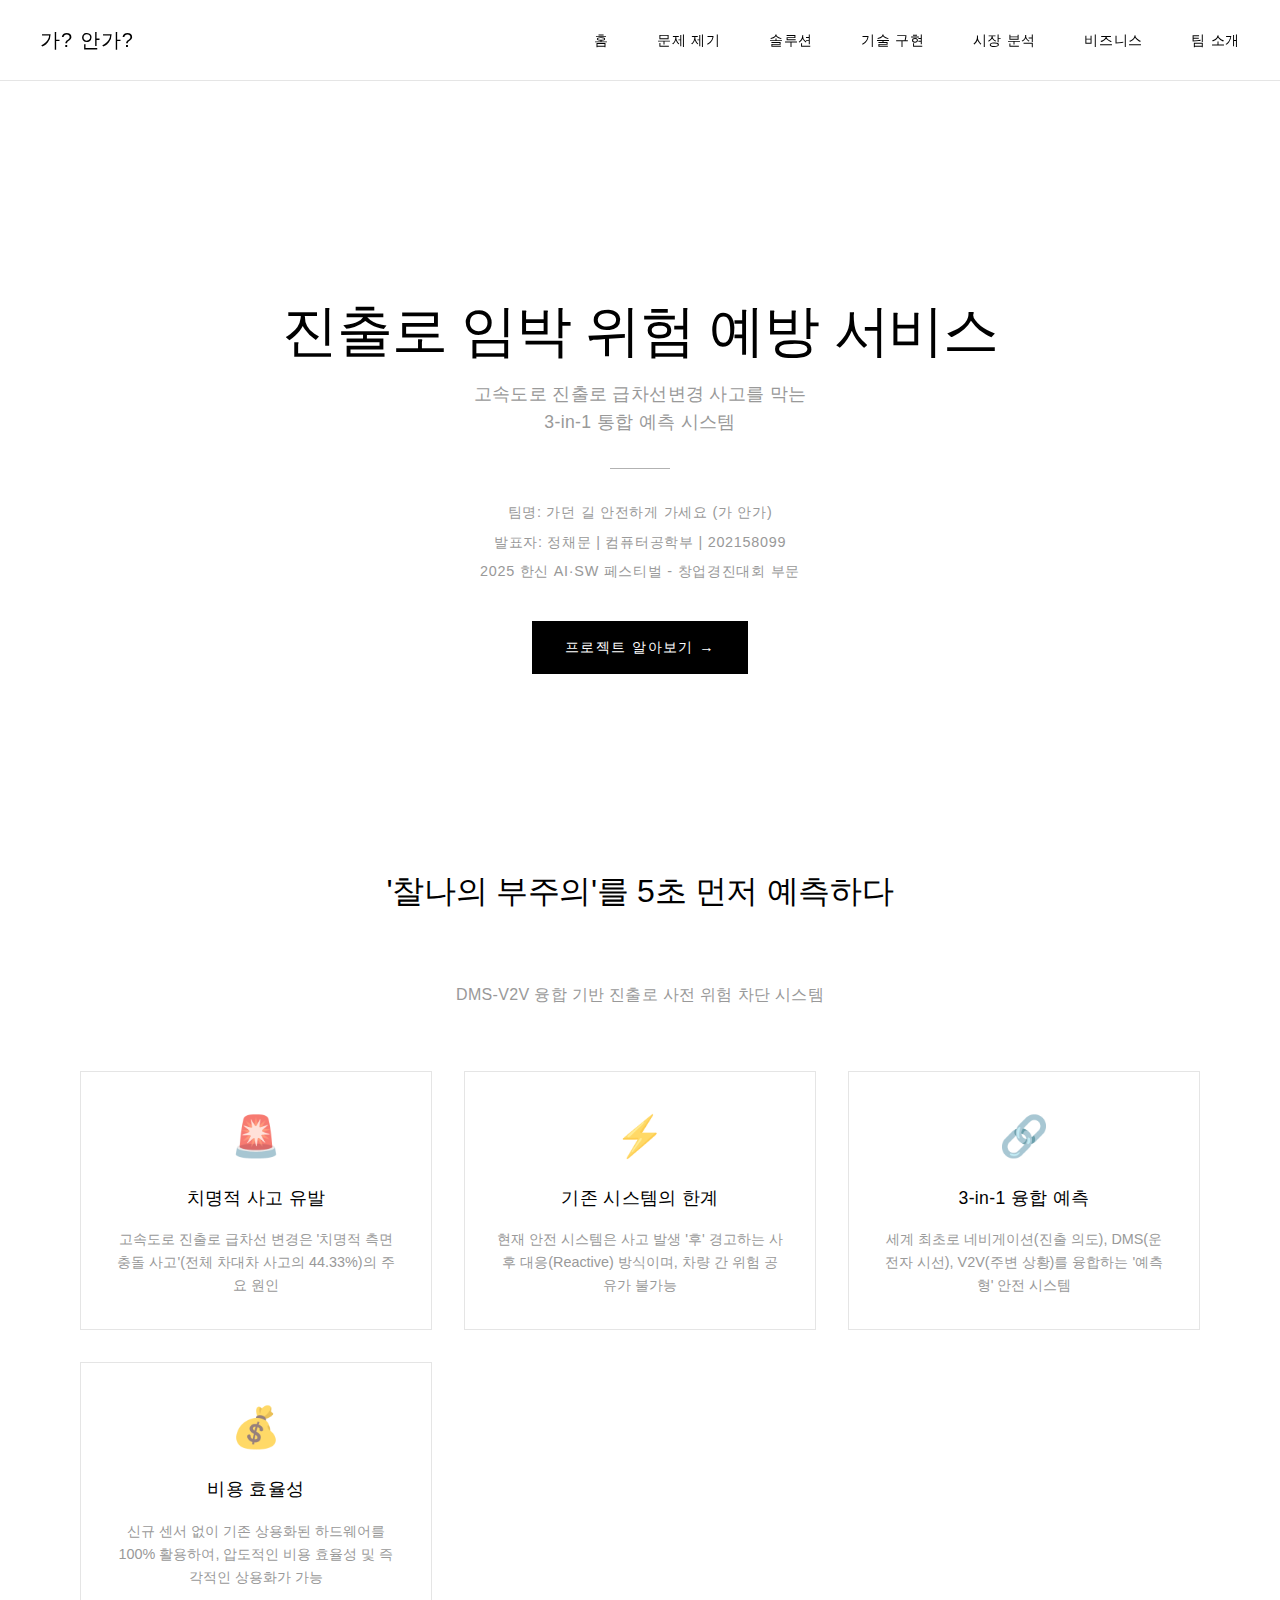
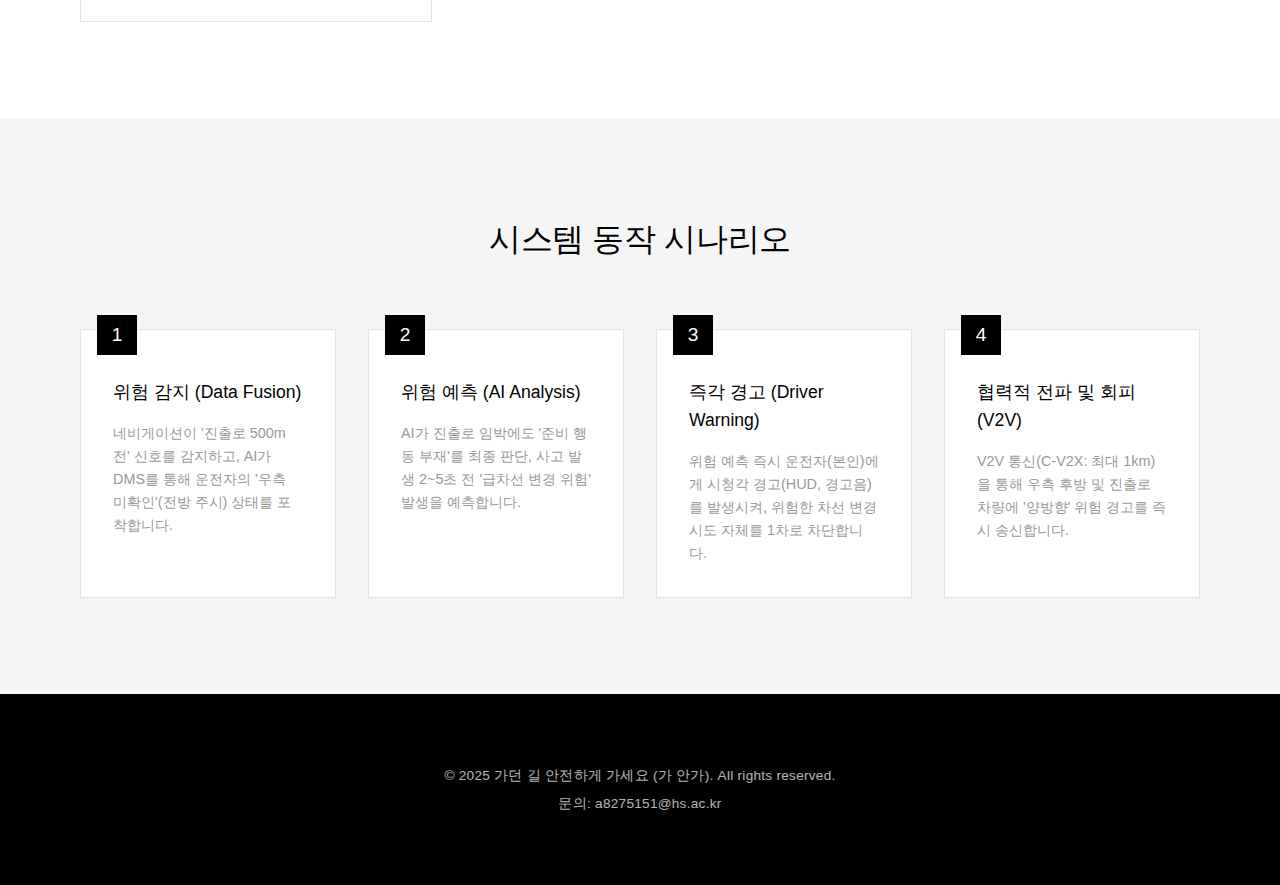
<file: index.html>
<!DOCTYPE html>
<html lang="ko">
<head>
    <meta charset="UTF-8">
    <meta name="viewport" content="width=device-width, initial-scale=1.0">
    <title>진출로 임박 위험 예방 서비스 - 가? 안가?</title>
    <link rel="stylesheet" href="styles.css">
</head>
<body>
    <nav class="navbar">
        <div class="nav-container">
            <div class="logo">가? 안가?</div>
            <button class="menu-toggle" id="menuToggle" aria-label="메뉴 열기">
                <span></span>
                <span></span>
                <span></span>
            </button>
            <ul class="nav-menu" id="navMenu">
                <li><a href="index.html">홈</a></li>
                <li><a href="problem.html">문제 제기</a></li>
                <li><a href="solution.html">솔루션</a></li>
                <li><a href="technology.html">기술 구현</a></li>
                <li><a href="market.html">시장 분석</a></li>
                <li><a href="business.html">비즈니스</a></li>
                <li><a href="team.html">팀 소개</a></li>
            </ul>
        </div>
    </nav>
    <script>
        const menuToggle = document.getElementById('menuToggle');
        const navMenu = document.getElementById('navMenu');
        
        menuToggle.addEventListener('click', () => {
            navMenu.classList.toggle('active');
            menuToggle.classList.toggle('active');
        });
        
        // 메뉴 항목 클릭 시 메뉴 닫기
        document.querySelectorAll('.nav-menu a').forEach(link => {
            link.addEventListener('click', () => {
                navMenu.classList.remove('active');
                menuToggle.classList.remove('active');
            });
        });
    </script>

    <section class="hero">
        <div class="hero-content">
            <div class="hero-icon">
                <svg width="80" height="80" viewBox="0 0 80 80" fill="none">
                    <path d="M40 10 L60 30 L50 30 L50 50 L30 50 L30 30 L20 30 Z" fill="white" stroke="white" stroke-width="2"/>
                    <circle cx="40" cy="40" r="25" fill="none" stroke="white" stroke-width="2"/>
                </svg>
            </div>
            <h1 class="hero-title">진출로 임박 위험 예방 서비스</h1>
            <p class="hero-subtitle">고속도로 진출로 급차선변경 사고를 막는<br>3-in-1 통합 예측 시스템</p>
            <div class="hero-divider"></div>
            <p class="hero-team">팀명: 가던 길 안전하게 가세요 (가 안가)</p>
            <p class="hero-presenter">발표자: 정채문 | 컴퓨터공학부 | 202158099</p>
            <p class="hero-date">2025 한신 AI·SW 페스티벌 - 창업경진대회 부문</p>
            <a href="problem.html" class="cta-button">프로젝트 알아보기 →</a>
        </div>
    </section>

    <section class="overview">
        <div class="container">
            <h2 class="section-title">'찰나의 부주의'를 5초 먼저 예측하다</h2>
            <p class="section-subtitle">DMS-V2V 융합 기반 진출로 사전 위험 차단 시스템</p>
            
            <div class="feature-grid">
                <div class="feature-card">
                    <div class="feature-icon">🚨</div>
                    <h3>치명적 사고 유발</h3>
                    <p>고속도로 진출로 급차선 변경은 '치명적 측면 충돌 사고'(전체 차대차 사고의 44.33%)의 주요 원인</p>
                </div>
                <div class="feature-card">
                    <div class="feature-icon">⚡</div>
                    <h3>기존 시스템의 한계</h3>
                    <p>현재 안전 시스템은 사고 발생 '후' 경고하는 사후 대응(Reactive) 방식이며, 차량 간 위험 공유가 불가능</p>
                </div>
                <div class="feature-card">
                    <div class="feature-icon">🔗</div>
                    <h3>3-in-1 융합 예측</h3>
                    <p>세계 최초로 네비게이션(진출 의도), DMS(운전자 시선), V2V(주변 상황)를 융합하는 '예측형' 안전 시스템</p>
                </div>
                <div class="feature-card">
                    <div class="feature-icon">💰</div>
                    <h3>비용 효율성</h3>
                    <p>신규 센서 없이 기존 상용화된 하드웨어를 100% 활용하여, 압도적인 비용 효율성 및 즉각적인 상용화가 가능</p>
                </div>
            </div>
        </div>
    </section>

    <section class="system-flow">
        <div class="container">
            <h2 class="section-title">시스템 동작 시나리오</h2>
            <div class="flow-steps">
                <div class="flow-step">
                    <div class="step-number">1</div>
                    <h3>위험 감지 (Data Fusion)</h3>
                    <p>네비게이션이 '진출로 500m 전' 신호를 감지하고, AI가 DMS를 통해 운전자의 '우측 미확인'(전방 주시) 상태를 포착합니다.</p>
                </div>
                <div class="flow-step">
                    <div class="step-number">2</div>
                    <h3>위험 예측 (AI Analysis)</h3>
                    <p>AI가 진출로 임박에도 '준비 행동 부재'를 최종 판단, 사고 발생 2~5초 전 '급차선 변경 위험' 발생을 예측합니다.</p>
                </div>
                <div class="flow-step">
                    <div class="step-number">3</div>
                    <h3>즉각 경고 (Driver Warning)</h3>
                    <p>위험 예측 즉시 운전자(본인)에게 시청각 경고(HUD, 경고음)를 발생시켜, 위험한 차선 변경 시도 자체를 1차로 차단합니다.</p>
                </div>
                <div class="flow-step">
                    <div class="step-number">4</div>
                    <h3>협력적 전파 및 회피 (V2V)</h3>
                    <p>V2V 통신(C-V2X: 최대 1km)을 통해 우측 후방 및 진출로 차량에 '양방향' 위험 경고를 즉시 송신합니다.</p>
                </div>
            </div>
        </div>
    </section>

    <footer class="footer">
        <div class="container">
            <p>&copy; 2025 가던 길 안전하게 가세요 (가 안가). All rights reserved.</p>
            <p>문의: a8275151@hs.ac.kr</p>
        </div>
    </footer>
</body>
</html>
</file>
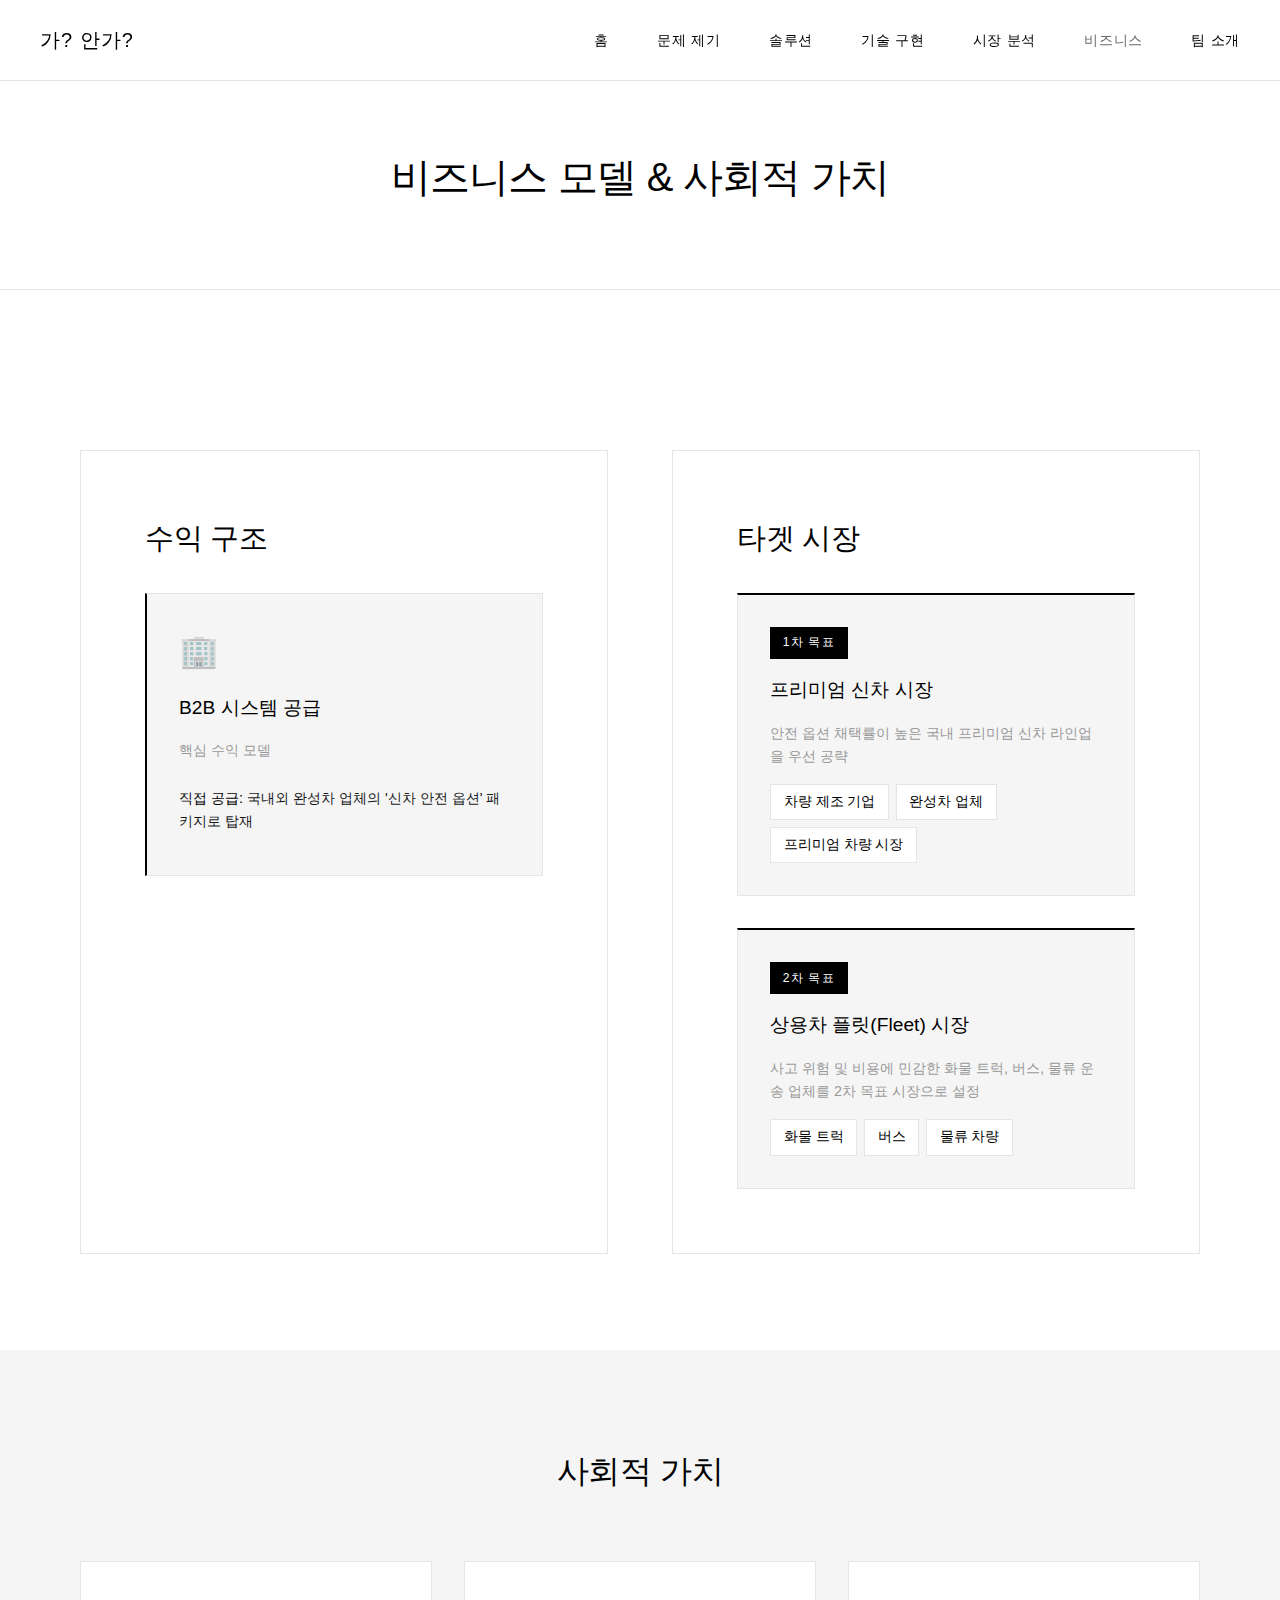
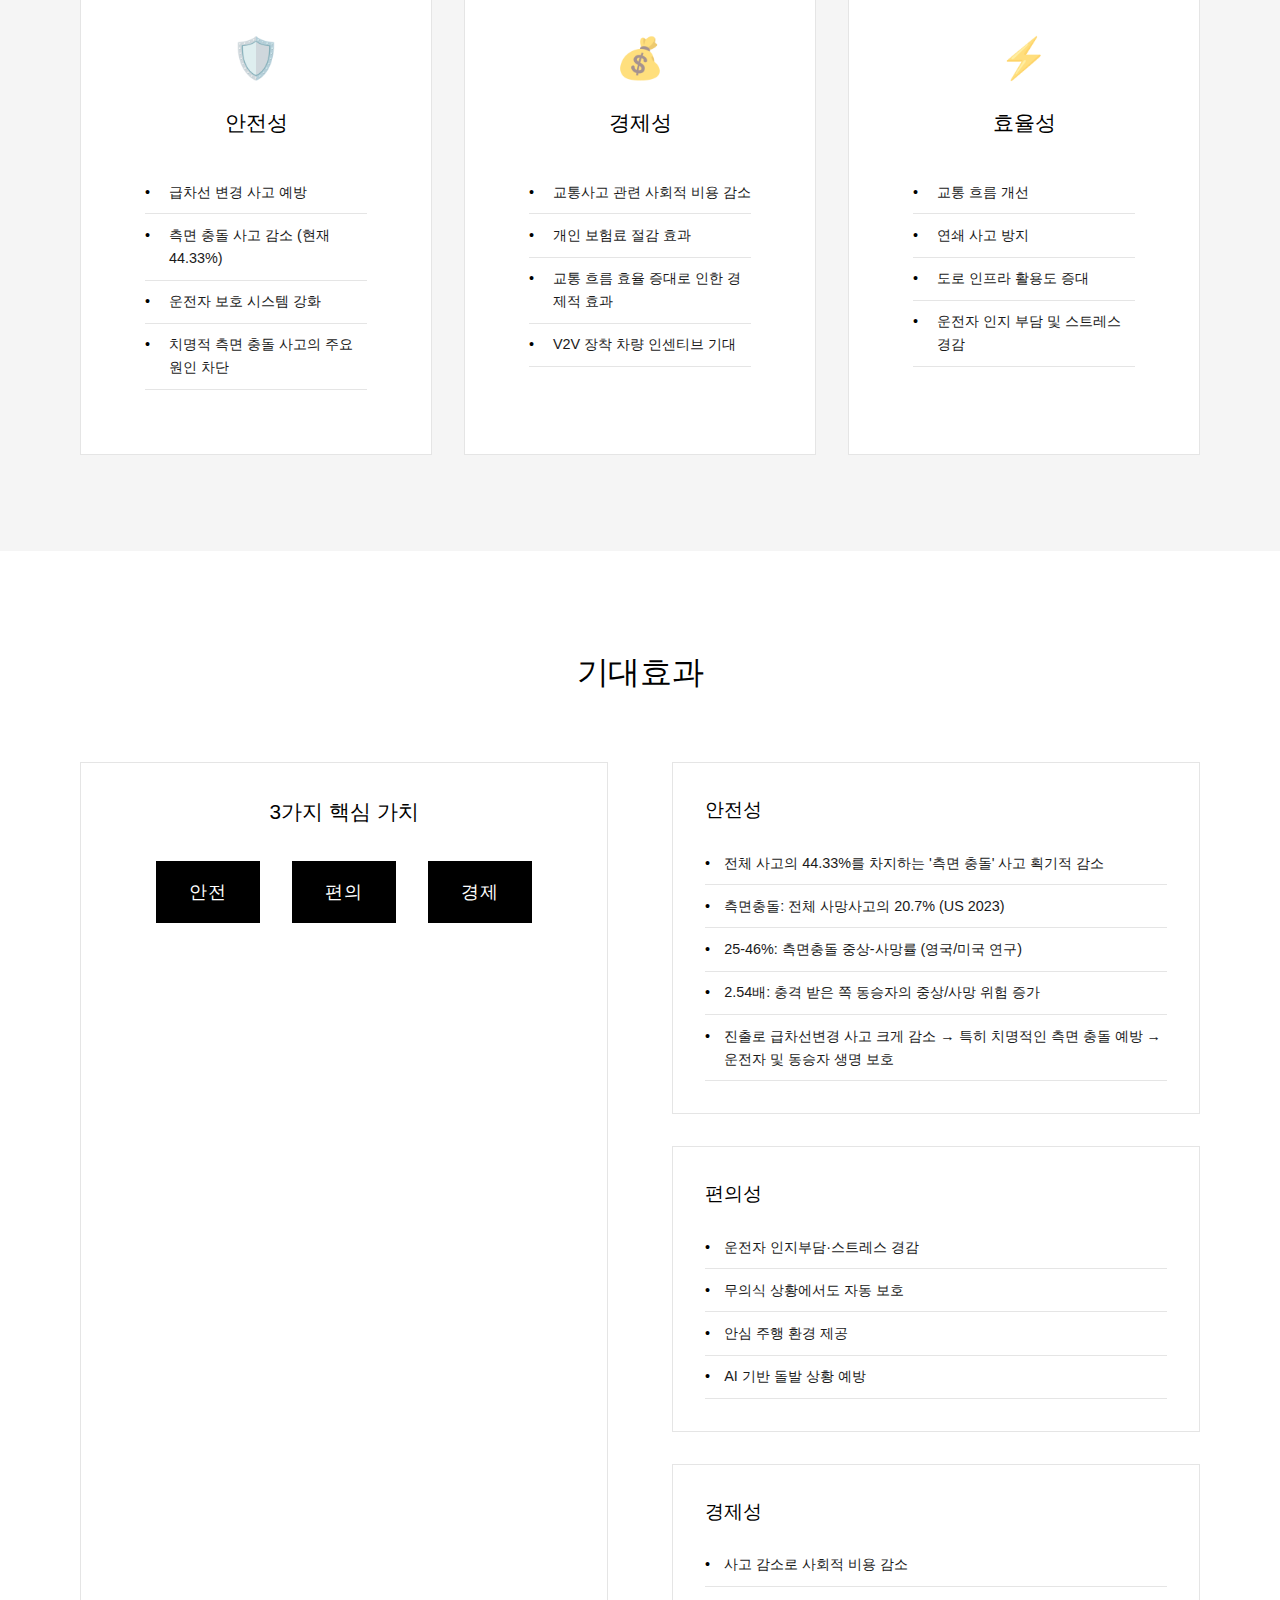
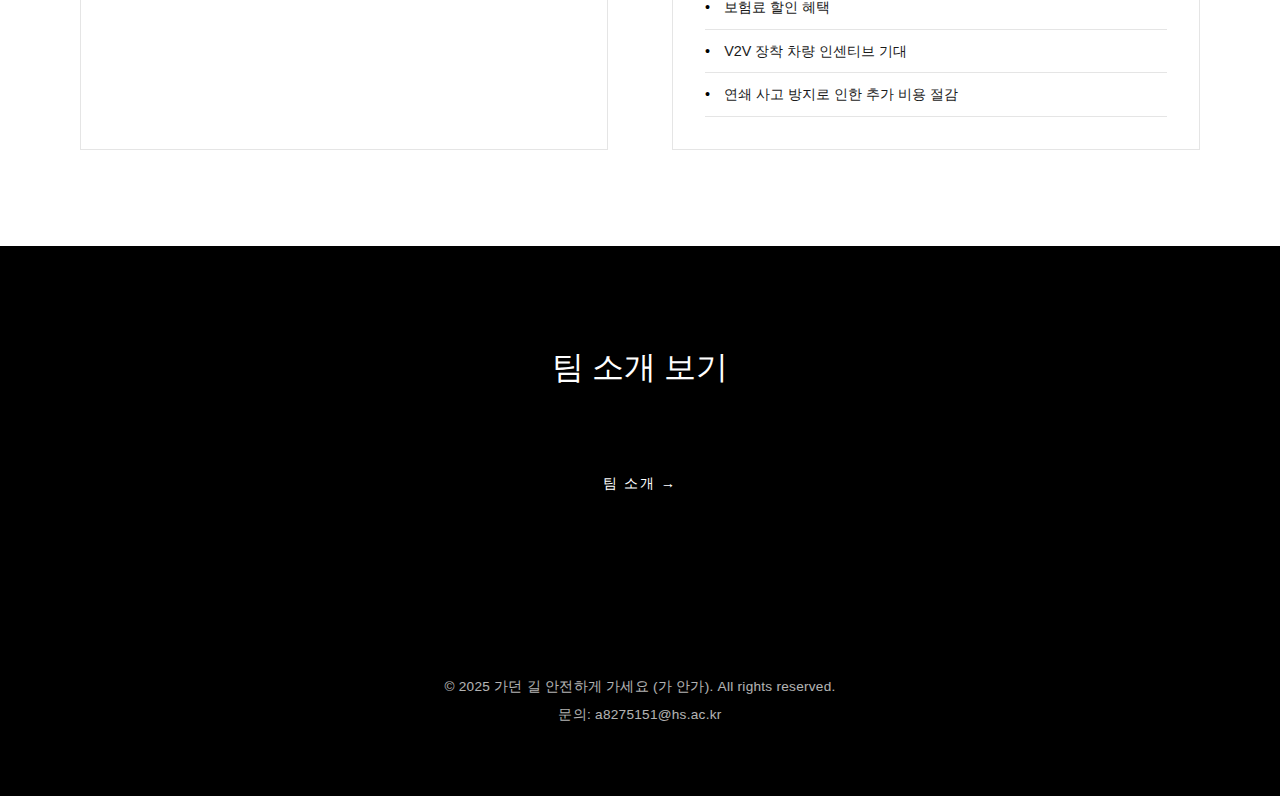
<file: business.html>
<!DOCTYPE html>
<html lang="ko">
<head>
    <meta charset="UTF-8">
    <meta name="viewport" content="width=device-width, initial-scale=1.0">
    <title>비즈니스 모델 - 진출로 임박 위험 예방 서비스</title>
    <link rel="stylesheet" href="styles.css">
</head>
<body>
    <nav class="navbar">
        <div class="nav-container">
            <div class="logo">가? 안가?</div>
            <button class="menu-toggle" id="menuToggle" aria-label="메뉴 열기">
                <span></span>
                <span></span>
                <span></span>
            </button>
            <ul class="nav-menu" id="navMenu">
                <li><a href="index.html">홈</a></li>
                <li><a href="problem.html">문제 제기</a></li>
                <li><a href="solution.html">솔루션</a></li>
                <li><a href="technology.html">기술 구현</a></li>
                <li><a href="market.html">시장 분석</a></li>
                <li><a href="business.html" class="active">비즈니스</a></li>
                <li><a href="team.html">팀 소개</a></li>
            </ul>
        </div>
    </nav>
    <script>
        const menuToggle = document.getElementById('menuToggle');
        const navMenu = document.getElementById('navMenu');
        
        menuToggle.addEventListener('click', () => {
            navMenu.classList.toggle('active');
            menuToggle.classList.toggle('active');
        });
        
        document.querySelectorAll('.nav-menu a').forEach(link => {
            link.addEventListener('click', () => {
                navMenu.classList.remove('active');
                menuToggle.classList.remove('active');
            });
        });
    </script>

    <section class="page-header">
        <div class="container">
            <h1>비즈니스 모델 & 사회적 가치</h1>
        </div>
    </section>

    <section class="business-section">
        <div class="container">
            <div class="business-grid">
                <div class="business-card revenue">
                    <h2>수익 구조</h2>
                    <div class="revenue-models">
                        <div class="revenue-item">
                            <div class="revenue-icon">🏢</div>
                            <h3>B2B 시스템 공급</h3>
                            <p class="revenue-subtitle">핵심 수익 모델</p>
                            <ul class="revenue-list">
                                <li>
                                    <strong>직접 공급:</strong> 국내외 완성차 업체의 '신차 안전 옵션' 패키지로 탑재
                                </li>
                            </ul>
                        </div>
                    </div>
                </div>

                <div class="business-card target">
                    <h2>타겟 시장</h2>
                    <div class="target-markets">
                        <div class="target-market primary">
                            <div class="target-badge">1차 목표</div>
                            <h3>프리미엄 신차 시장</h3>
                            <p>안전 옵션 채택률이 높은 국내 프리미엄 신차 라인업을 우선 공략</p>
                            <div class="target-brands">
                                <span class="brand">차량 제조 기업</span>
                                <span class="brand">완성차 업체</span>
                                <span class="brand">프리미엄 차량 시장</span>
                            </div>
                        </div>
                        <div class="target-market secondary">
                            <div class="target-badge">2차 목표</div>
                            <h3>상용차 플릿(Fleet) 시장</h3>
                            <p>사고 위험 및 비용에 민감한 화물 트럭, 버스, 물류 운송 업체를 2차 목표 시장으로 설정</p>
                            <div class="target-types">
                                <span class="type">화물 트럭</span>
                                <span class="type">버스</span>
                                <span class="type">물류 차량</span>
                            </div>
                        </div>
                    </div>
                </div>
            </div>
        </div>
    </section>

    <section class="social-value-section">
        <div class="container">
            <h2 class="section-title">사회적 가치</h2>
            <div class="value-grid">
                <div class="value-card safety">
                    <div class="value-icon">🛡️</div>
                    <h3>안전성</h3>
                    <ul class="value-list">
                        <li>급차선 변경 사고 예방</li>
                        <li>측면 충돌 사고 감소 (현재 44.33%)</li>
                        <li>운전자 보호 시스템 강화</li>
                        <li>치명적 측면 충돌 사고의 주요 원인 차단</li>
                    </ul>
                </div>
                <div class="value-card economy">
                    <div class="value-icon">💰</div>
                    <h3>경제성</h3>
                    <ul class="value-list">
                        <li>교통사고 관련 사회적 비용 감소</li>
                        <li>개인 보험료 절감 효과</li>
                        <li>교통 흐름 효율 증대로 인한 경제적 효과</li>
                        <li>V2V 장착 차량 인센티브 기대</li>
                    </ul>
                </div>
                <div class="value-card efficiency">
                    <div class="value-icon">⚡</div>
                    <h3>효율성</h3>
                    <ul class="value-list">
                        <li>교통 흐름 개선</li>
                        <li>연쇄 사고 방지</li>
                        <li>도로 인프라 활용도 증대</li>
                        <li>운전자 인지 부담 및 스트레스 경감</li>
                    </ul>
                </div>
            </div>
        </div>
    </section>

    <section class="expected-effects">
        <div class="container">
            <h2 class="section-title">기대효과</h2>
            <div class="effects-grid">
                <div class="effect-main">
                    <h3>3가지 핵심 가치</h3>
                    <div class="core-values">
                        <div class="core-value">안전</div>
                        <div class="core-value">편의</div>
                        <div class="core-value">경제</div>
                    </div>
                </div>
                <div class="effect-details">
                    <div class="effect-item">
                        <h4>안전성</h4>
                        <ul class="effect-list">
                            <li>전체 사고의 44.33%를 차지하는 '측면 충돌' 사고 획기적 감소</li>
                            <li>측면충돌: 전체 사망사고의 20.7% (US 2023)</li>
                            <li>25-46%: 측면충돌 중상-사망률 (영국/미국 연구)</li>
                            <li>2.54배: 충격 받은 쪽 동승자의 중상/사망 위험 증가</li>
                            <li>진출로 급차선변경 사고 크게 감소 → 특히 치명적인 측면 충돌 예방 → 운전자 및 동승자 생명 보호</li>
                        </ul>
                    </div>
                    <div class="effect-item">
                        <h4>편의성</h4>
                        <ul class="effect-list">
                            <li>운전자 인지부담·스트레스 경감</li>
                            <li>무의식 상황에서도 자동 보호</li>
                            <li>안심 주행 환경 제공</li>
                            <li>AI 기반 돌발 상황 예방</li>
                        </ul>
                    </div>
                    <div class="effect-item">
                        <h4>경제성</h4>
                        <ul class="effect-list">
                            <li>사고 감소로 사회적 비용 감소</li>
                            <li>보험료 할인 혜택</li>
                            <li>V2V 장착 차량 인센티브 기대</li>
                            <li>연쇄 사고 방지로 인한 추가 비용 절감</li>
                        </ul>
                    </div>
                </div>
            </div>
        </div>
    </section>

    <section class="cta-section">
        <div class="container">
            <h2>팀 소개 보기</h2>
            <a href="team.html" class="cta-button">팀 소개 →</a>
        </div>
    </section>

    <footer class="footer">
        <div class="container">
            <p>&copy; 2025 가던 길 안전하게 가세요 (가 안가). All rights reserved.</p>
            <p>문의: a8275151@hs.ac.kr</p>
        </div>
    </footer>
</body>
</html>
</file>
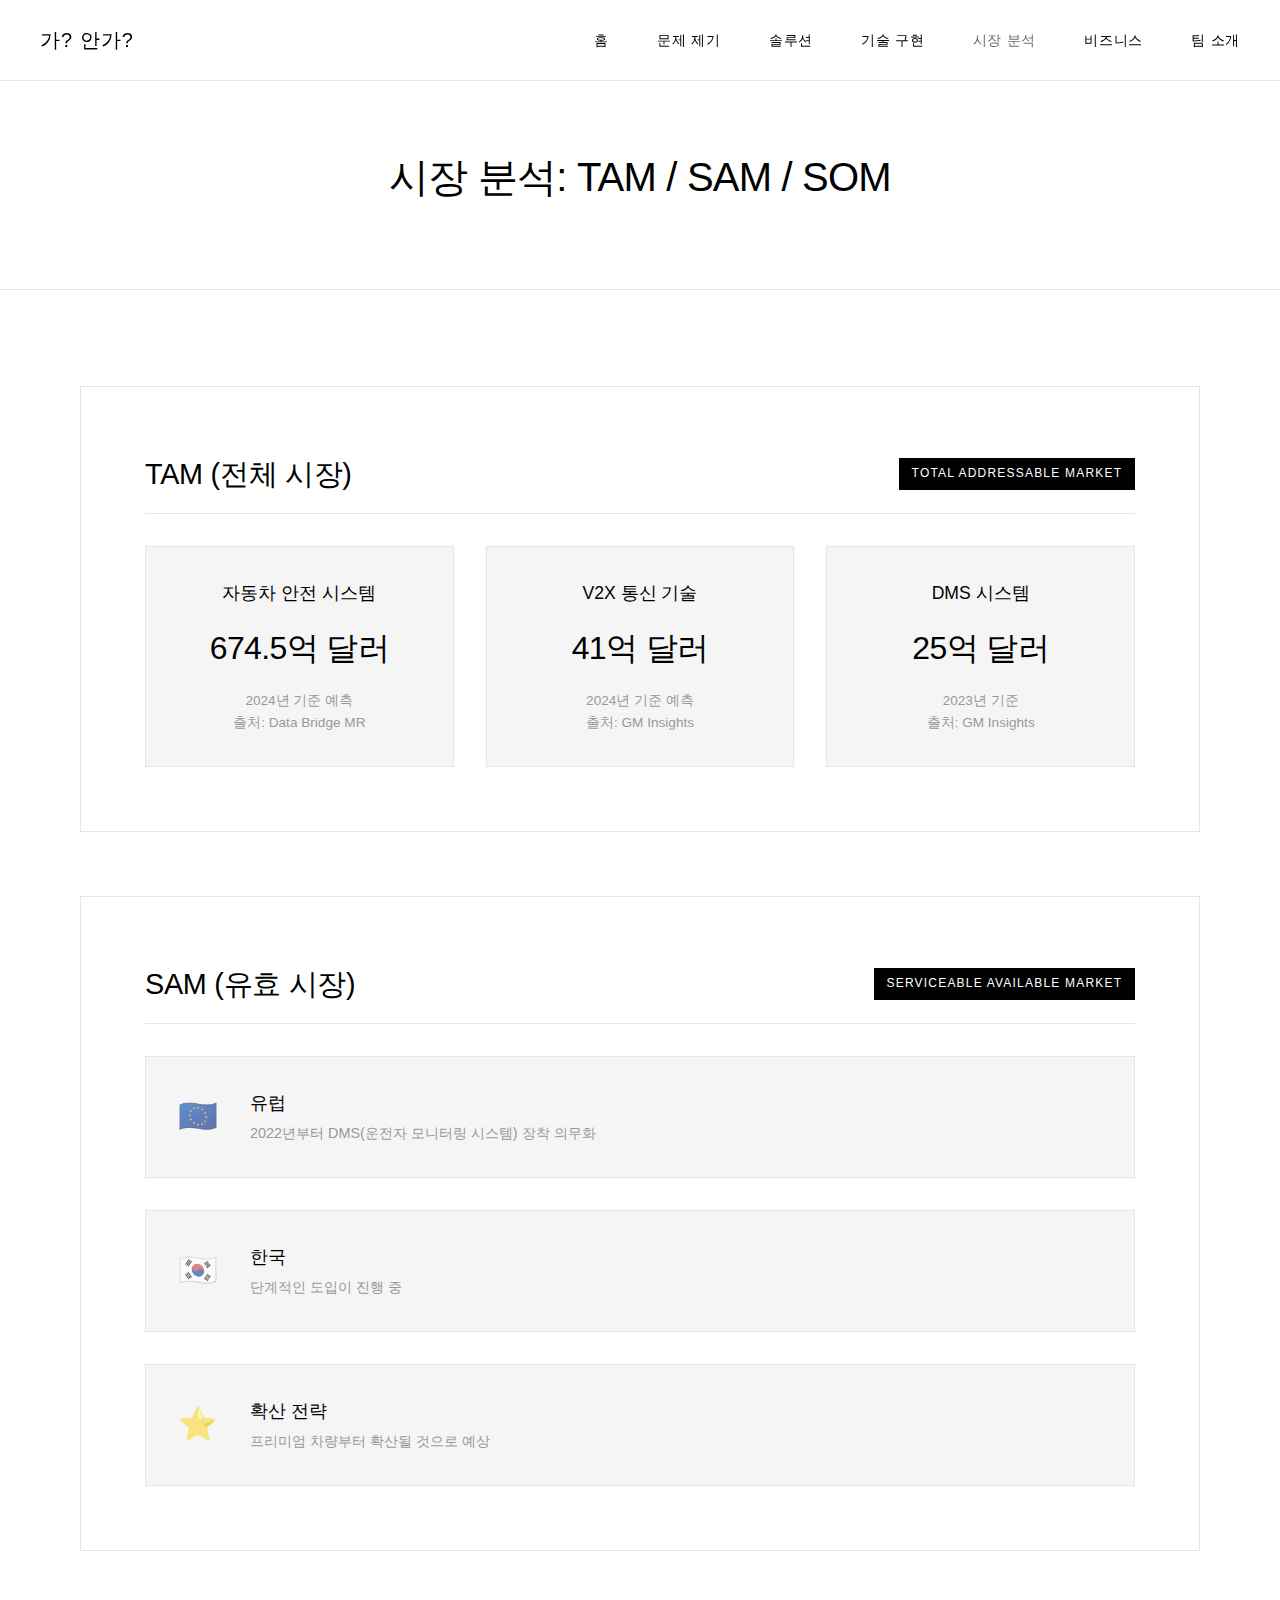
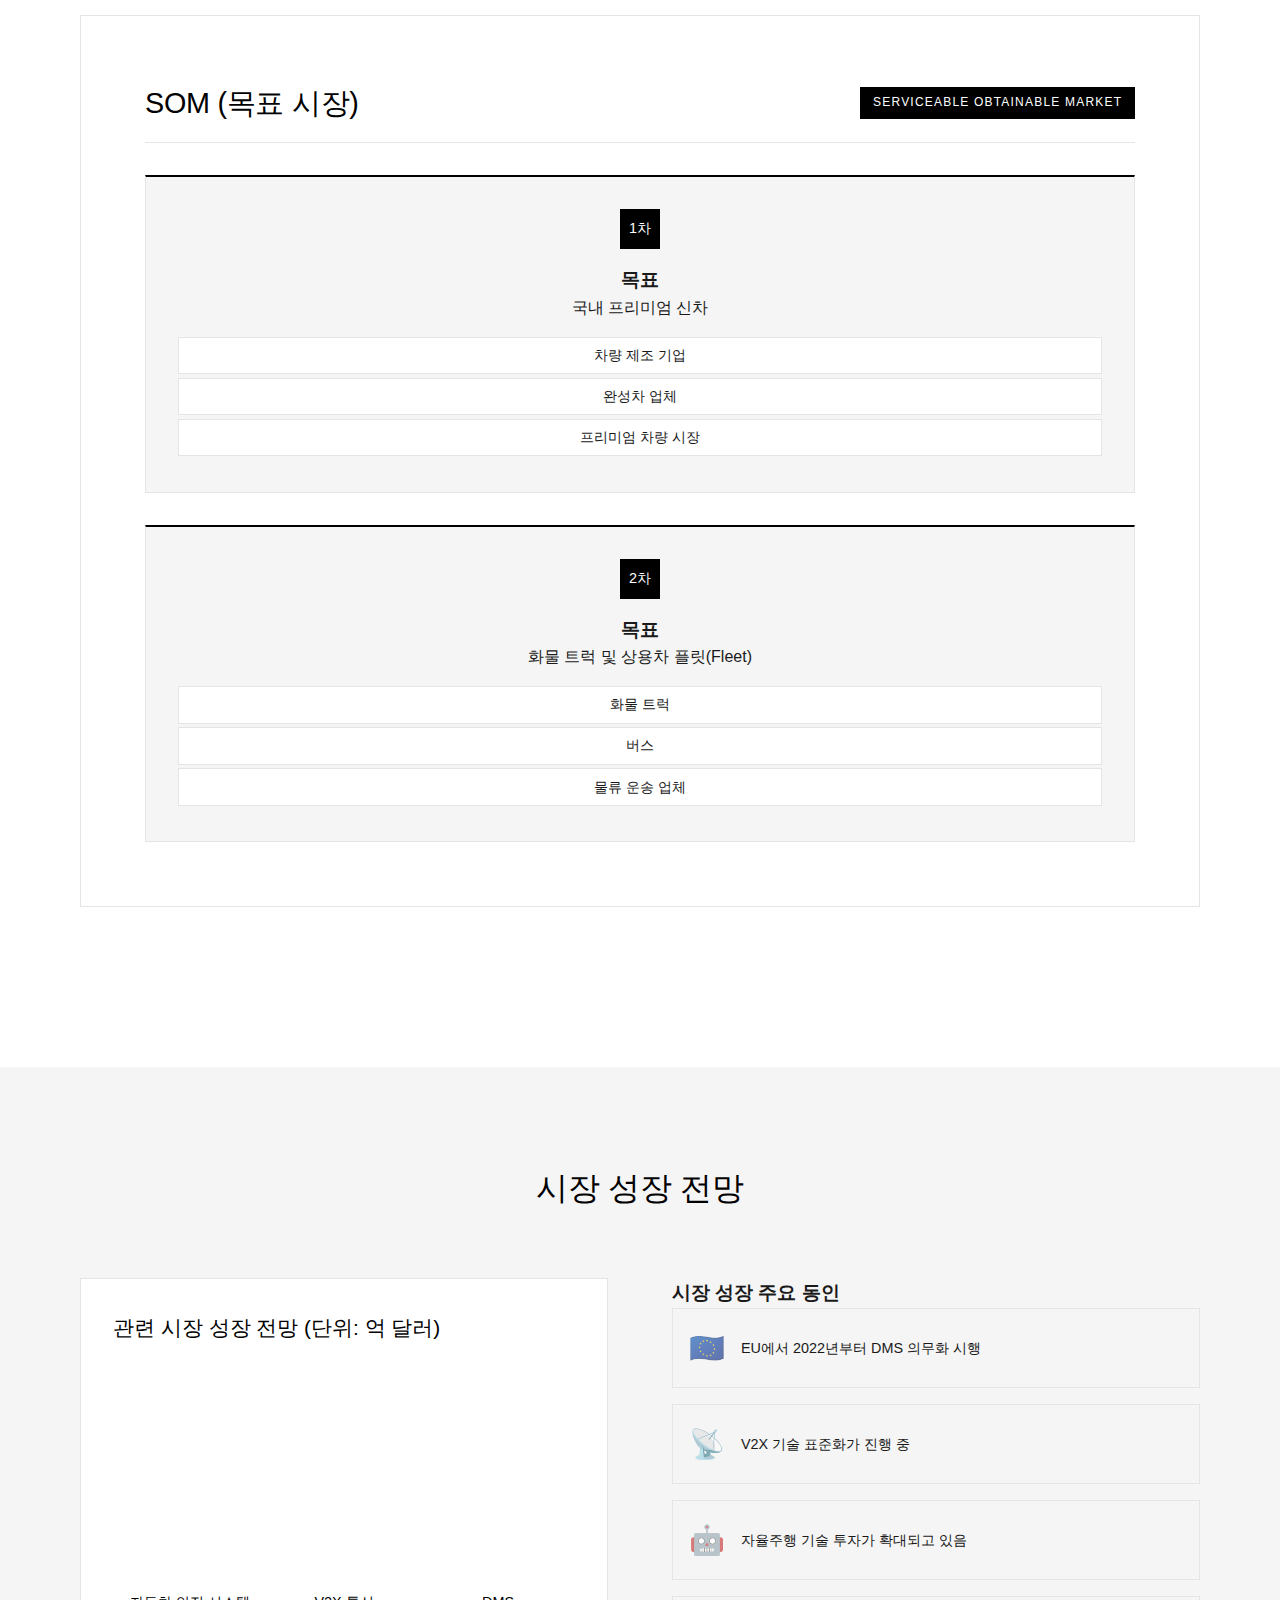
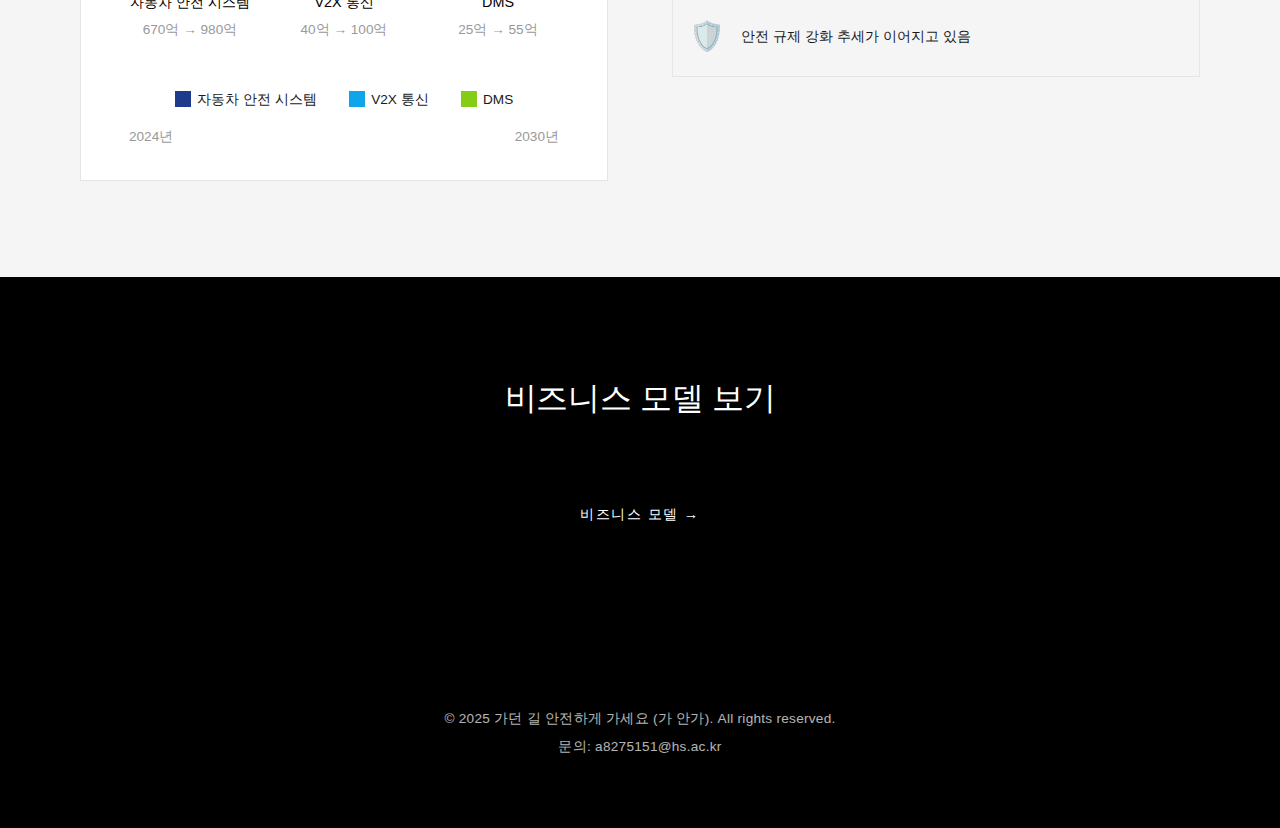
<file: market.html>
<!DOCTYPE html>
<html lang="ko">
<head>
    <meta charset="UTF-8">
    <meta name="viewport" content="width=device-width, initial-scale=1.0">
    <title>시장 분석 - 진출로 임박 위험 예방 서비스</title>
    <link rel="stylesheet" href="styles.css">
</head>
<body>
    <nav class="navbar">
        <div class="nav-container">
            <div class="logo">가? 안가?</div>
            <button class="menu-toggle" id="menuToggle" aria-label="메뉴 열기">
                <span></span>
                <span></span>
                <span></span>
            </button>
            <ul class="nav-menu" id="navMenu">
                <li><a href="index.html">홈</a></li>
                <li><a href="problem.html">문제 제기</a></li>
                <li><a href="solution.html">솔루션</a></li>
                <li><a href="technology.html">기술 구현</a></li>
                <li><a href="market.html" class="active">시장 분석</a></li>
                <li><a href="business.html">비즈니스</a></li>
                <li><a href="team.html">팀 소개</a></li>
            </ul>
        </div>
    </nav>
    <script>
        const menuToggle = document.getElementById('menuToggle');
        const navMenu = document.getElementById('navMenu');
        
        menuToggle.addEventListener('click', () => {
            navMenu.classList.toggle('active');
            menuToggle.classList.toggle('active');
        });
        
        document.querySelectorAll('.nav-menu a').forEach(link => {
            link.addEventListener('click', () => {
                navMenu.classList.remove('active');
                menuToggle.classList.remove('active');
            });
        });
    </script>

    <section class="page-header">
        <div class="container">
            <h1>시장 분석: TAM / SAM / SOM</h1>
        </div>
    </section>

    <section class="market-section">
        <div class="container">
            <div class="market-card tam">
                <div class="market-header">
                    <h2>TAM (전체 시장)</h2>
                    <span class="market-badge">Total Addressable Market</span>
                </div>
                <div class="market-content">
                    <div class="market-item">
                        <h3>자동차 안전 시스템</h3>
                        <p class="market-value">674.5억 달러</p>
                        <p class="market-year">2024년 기준 예측</p>
                        <p class="market-source">출처: Data Bridge MR</p>
                    </div>
                    <div class="market-item">
                        <h3>V2X 통신 기술</h3>
                        <p class="market-value">41억 달러</p>
                        <p class="market-year">2024년 기준 예측</p>
                        <p class="market-source">출처: GM Insights</p>
                    </div>
                    <div class="market-item">
                        <h3>DMS 시스템</h3>
                        <p class="market-value">25억 달러</p>
                        <p class="market-year">2023년 기준</p>
                        <p class="market-source">출처: GM Insights</p>
                    </div>
                </div>
            </div>

            <div class="market-card sam">
                <div class="market-header">
                    <h2>SAM (유효 시장)</h2>
                    <span class="market-badge">Serviceable Available Market</span>
                </div>
                <div class="market-content">
                    <div class="sam-points">
                        <div class="point-item">
                            <div class="point-icon">🇪🇺</div>
                            <div class="point-content">
                                <h4>유럽</h4>
                                <p>2022년부터 DMS(운전자 모니터링 시스템) 장착 의무화</p>
                            </div>
                        </div>
                        <div class="point-item">
                            <div class="point-icon">🇰🇷</div>
                            <div class="point-content">
                                <h4>한국</h4>
                                <p>단계적인 도입이 진행 중</p>
                            </div>
                        </div>
                        <div class="point-item">
                            <div class="point-icon">⭐</div>
                            <div class="point-content">
                                <h4>확산 전략</h4>
                                <p>프리미엄 차량부터 확산될 것으로 예상</p>
                            </div>
                        </div>
                    </div>
                </div>
            </div>

            <div class="market-card som">
                <div class="market-header">
                    <h2>SOM (목표 시장)</h2>
                    <span class="market-badge">Serviceable Obtainable Market</span>
                </div>
                <div class="market-content">
                    <div class="target-grid">
                        <div class="target-item primary">
                            <div class="target-number">1차</div>
                            <h3>목표</h3>
                            <p>국내 프리미엄 신차</p>
                            <ul class="target-list">
                                <li>차량 제조 기업</li>
                                <li>완성차 업체</li>
                                <li>프리미엄 차량 시장</li>
                            </ul>
                        </div>
                        <div class="target-item secondary">
                            <div class="target-number">2차</div>
                            <h3>목표</h3>
                            <p>화물 트럭 및 상용차 플릿(Fleet)</p>
                            <ul class="target-list">
                                <li>화물 트럭</li>
                                <li>버스</li>
                                <li>물류 운송 업체</li>
                            </ul>
                        </div>
                    </div>
                </div>
            </div>
        </div>
    </section>

    <section class="growth-section">
        <div class="container">
            <h2 class="section-title">시장 성장 전망</h2>
            <div class="growth-content">
                <div class="growth-chart">
                    <h3>관련 시장 성장 전망 (단위: 억 달러)</h3>
                    <div class="chart-container">
                        <div class="chart-bar" data-market="자동차 안전 시스템" data-2024="670" data-2030="980" style="--height: 100%; --color: #1e3a8a;">
                            <div class="bar-fill"></div>
                            <div class="bar-label">
                                <span class="bar-name">자동차 안전 시스템</span>
                                <span class="bar-value">670억 → 980억</span>
                            </div>
                        </div>
                        <div class="chart-bar" data-market="V2X 통신" data-2024="40" data-2030="100" style="--height: 40%; --color: #0ea5e9;">
                            <div class="bar-fill"></div>
                            <div class="bar-label">
                                <span class="bar-name">V2X 통신</span>
                                <span class="bar-value">40억 → 100억</span>
                            </div>
                        </div>
                        <div class="chart-bar" data-market="DMS" data-2024="25" data-2030="55" style="--height: 25%; --color: #84cc16;">
                            <div class="bar-fill"></div>
                            <div class="bar-label">
                                <span class="bar-name">DMS</span>
                                <span class="bar-value">25억 → 55억</span>
                            </div>
                        </div>
                    </div>
                    <div class="chart-legend">
                        <div class="legend-item">
                            <span class="legend-color" style="background: #1e3a8a;"></span>
                            <span>자동차 안전 시스템</span>
                        </div>
                        <div class="legend-item">
                            <span class="legend-color" style="background: #0ea5e9;"></span>
                            <span>V2X 통신</span>
                        </div>
                        <div class="legend-item">
                            <span class="legend-color" style="background: #84cc16;"></span>
                            <span>DMS</span>
                        </div>
                    </div>
                    <div class="chart-years">
                        <span>2024년</span>
                        <span>2030년</span>
                    </div>
                </div>

                <div class="growth-drivers">
                    <h3>시장 성장 주요 동인</h3>
                    <div class="driver-list">
                        <div class="driver-item">
                            <div class="driver-icon">🇪🇺</div>
                            <p>EU에서 2022년부터 DMS 의무화 시행</p>
                        </div>
                        <div class="driver-item">
                            <div class="driver-icon">📡</div>
                            <p>V2X 기술 표준화가 진행 중</p>
                        </div>
                        <div class="driver-item">
                            <div class="driver-icon">🤖</div>
                            <p>자율주행 기술 투자가 확대되고 있음</p>
                        </div>
                        <div class="driver-item">
                            <div class="driver-icon">🛡️</div>
                            <p>안전 규제 강화 추세가 이어지고 있음</p>
                        </div>
                    </div>
                </div>
            </div>
        </div>
    </section>

    <section class="cta-section">
        <div class="container">
            <h2>비즈니스 모델 보기</h2>
            <a href="business.html" class="cta-button">비즈니스 모델 →</a>
        </div>
    </section>

    <footer class="footer">
        <div class="container">
            <p>&copy; 2025 가던 길 안전하게 가세요 (가 안가). All rights reserved.</p>
            <p>문의: a8275151@hs.ac.kr</p>
        </div>
    </footer>
</body>
</html>
</file>
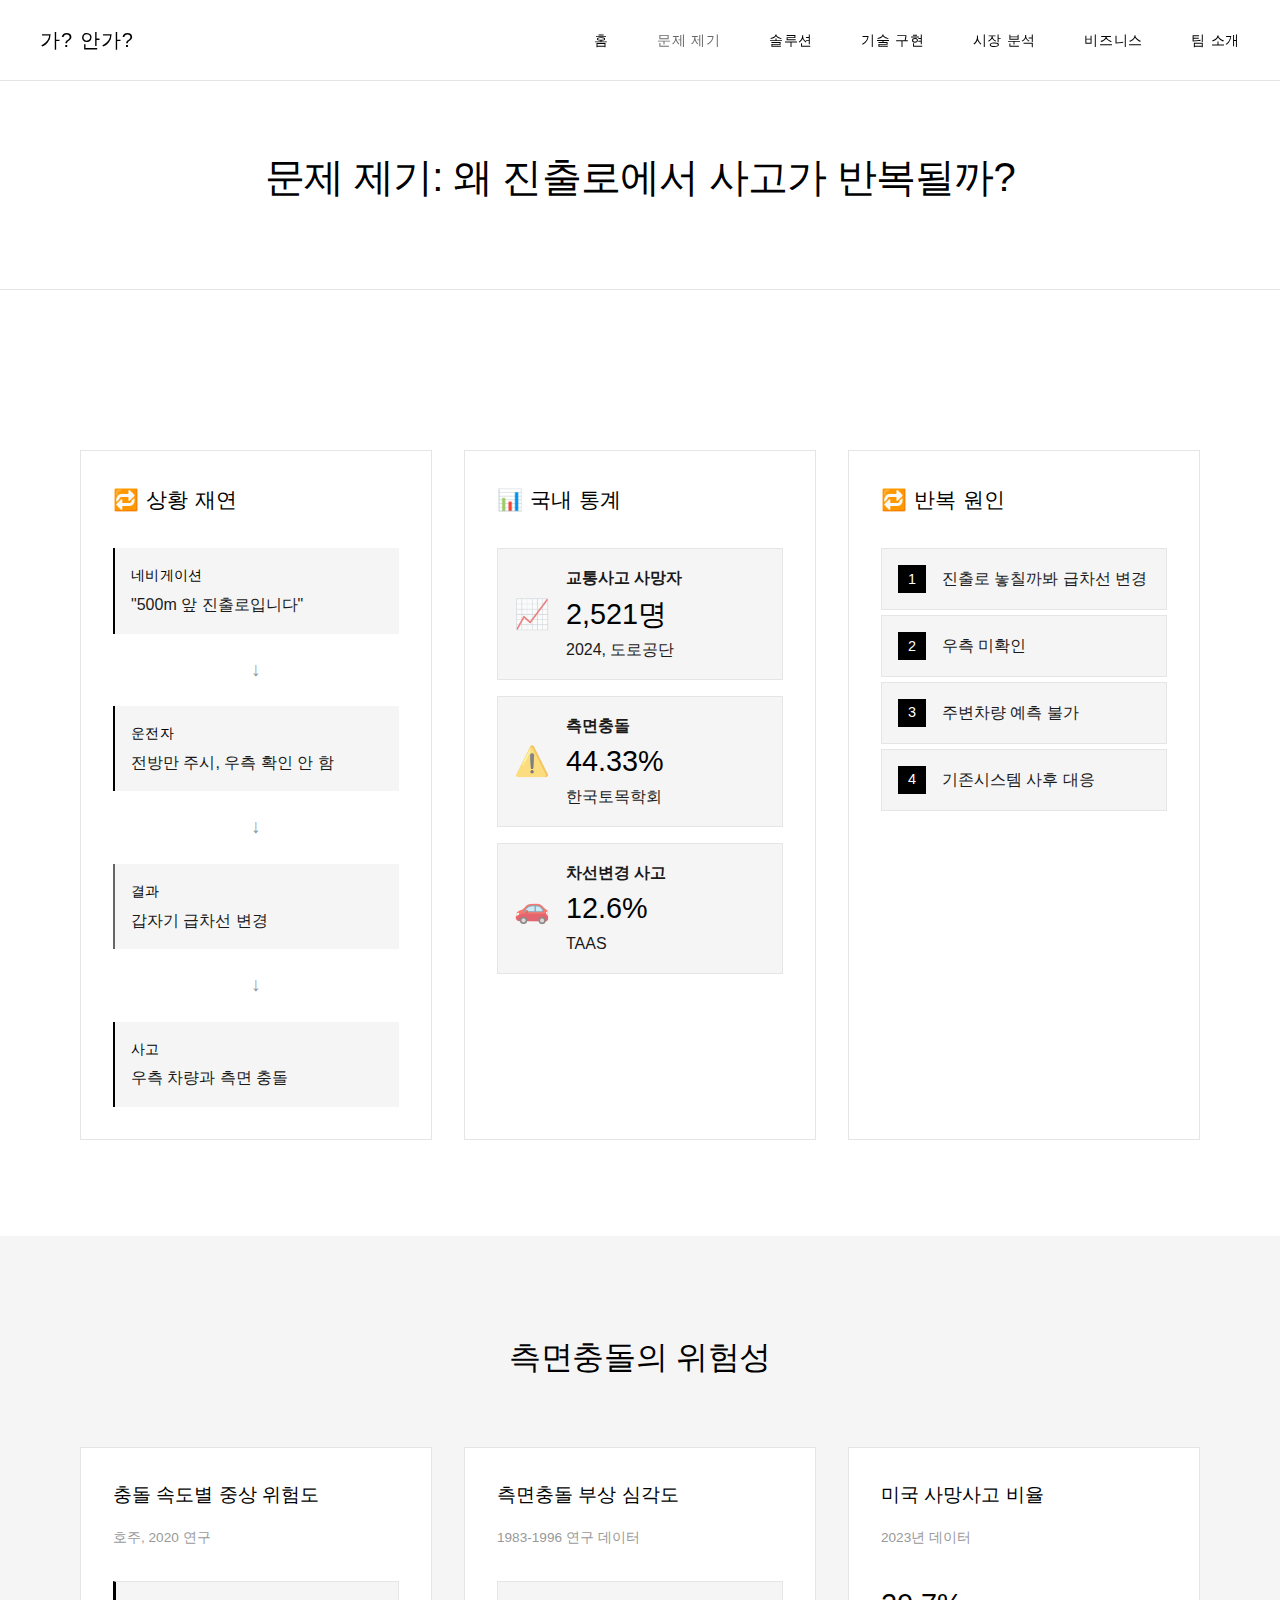
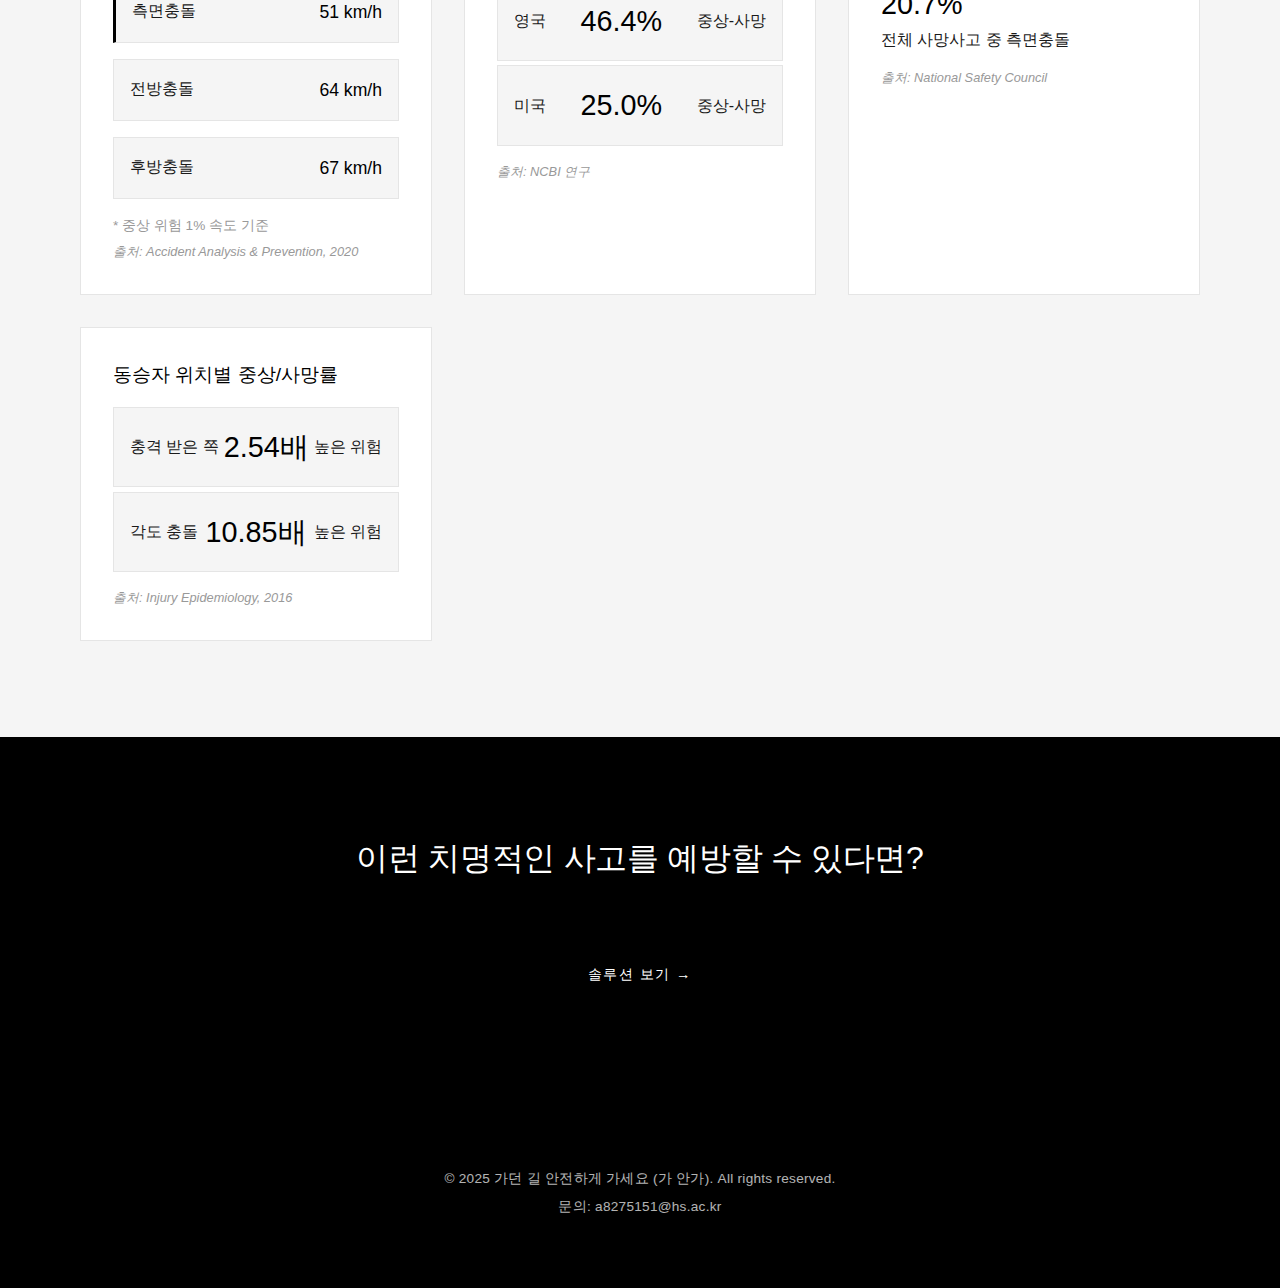
<file: problem.html>
<!DOCTYPE html>
<html lang="ko">
<head>
    <meta charset="UTF-8">
    <meta name="viewport" content="width=device-width, initial-scale=1.0">
    <title>문제 제기 - 진출로 임박 위험 예방 서비스</title>
    <link rel="stylesheet" href="styles.css">
</head>
<body>
    <nav class="navbar">
        <div class="nav-container">
            <div class="logo">가? 안가?</div>
            <button class="menu-toggle" id="menuToggle" aria-label="메뉴 열기">
                <span></span>
                <span></span>
                <span></span>
            </button>
            <ul class="nav-menu" id="navMenu">
                <li><a href="index.html">홈</a></li>
                <li><a href="problem.html" class="active">문제 제기</a></li>
                <li><a href="solution.html">솔루션</a></li>
                <li><a href="technology.html">기술 구현</a></li>
                <li><a href="market.html">시장 분석</a></li>
                <li><a href="business.html">비즈니스</a></li>
                <li><a href="team.html">팀 소개</a></li>
            </ul>
        </div>
    </nav>
    <script>
        const menuToggle = document.getElementById('menuToggle');
        const navMenu = document.getElementById('navMenu');
        
        menuToggle.addEventListener('click', () => {
            navMenu.classList.toggle('active');
            menuToggle.classList.toggle('active');
        });
        
        document.querySelectorAll('.nav-menu a').forEach(link => {
            link.addEventListener('click', () => {
                navMenu.classList.remove('active');
                menuToggle.classList.remove('active');
            });
        });
    </script>

    <section class="page-header">
        <div class="container">
            <h1>문제 제기: 왜 진출로에서 사고가 반복될까?</h1>
        </div>
    </section>

    <section class="problem-section">
        <div class="container">
            <div class="problem-grid">
                <div class="problem-card">
                    <h3>🔁 상황 재연</h3>
                    <div class="situation-flow">
                        <div class="situation-step">
                            <span class="step-label">네비게이션</span>
                            <p>"500m 앞 진출로입니다"</p>
                        </div>
                        <div class="arrow">↓</div>
                        <div class="situation-step">
                            <span class="step-label">운전자</span>
                            <p>전방만 주시, 우측 확인 안 함</p>
                        </div>
                        <div class="arrow">↓</div>
                        <div class="situation-step danger">
                            <span class="step-label">결과</span>
                            <p>갑자기 급차선 변경</p>
                        </div>
                        <div class="arrow">↓</div>
                        <div class="situation-step critical">
                            <span class="step-label">사고</span>
                            <p>우측 차량과 측면 충돌</p>
                        </div>
                    </div>
                </div>

                <div class="problem-card">
                    <h3>📊 국내 통계</h3>
                    <div class="stat-item">
                        <div class="stat-icon">📈</div>
                        <div class="stat-content">
                            <h4>교통사고 사망자</h4>
                            <p class="stat-number">2,521명</p>
                            <p class="stat-source">2024, 도로공단</p>
                        </div>
                    </div>
                    <div class="stat-item">
                        <div class="stat-icon">⚠️</div>
                        <div class="stat-content">
                            <h4>측면충돌</h4>
                            <p class="stat-number highlight">44.33%</p>
                            <p class="stat-source">한국토목학회</p>
                        </div>
                    </div>
                    <div class="stat-item">
                        <div class="stat-icon">🚗</div>
                        <div class="stat-content">
                            <h4>차선변경 사고</h4>
                            <p class="stat-number">12.6%</p>
                            <p class="stat-source">TAAS</p>
                        </div>
                    </div>
                </div>

                <div class="problem-card">
                    <h3>🔁 반복 원인</h3>
                    <ul class="cause-list">
                        <li>
                            <span class="cause-number">1</span>
                            <span>진출로 놓칠까봐 급차선 변경</span>
                        </li>
                        <li>
                            <span class="cause-number">2</span>
                            <span>우측 미확인</span>
                        </li>
                        <li>
                            <span class="cause-number">3</span>
                            <span>주변차량 예측 불가</span>
                        </li>
                        <li>
                            <span class="cause-number">4</span>
                            <span>기존시스템 사후 대응</span>
                        </li>
                    </ul>
                </div>
            </div>
        </div>
    </section>

    <section class="risk-section">
        <div class="container">
            <h2 class="section-title">측면충돌의 위험성</h2>
            <div class="risk-grid">
                <div class="risk-card">
                    <h3>충돌 속도별 중상 위험도</h3>
                    <p class="risk-subtitle">호주, 2020 연구</p>
                    <div class="risk-comparison">
                        <div class="risk-item critical-risk">
                            <span class="risk-type">측면충돌</span>
                            <span class="risk-value">51 km/h</span>
                        </div>
                        <div class="risk-item">
                            <span class="risk-type">전방충돌</span>
                            <span class="risk-value">64 km/h</span>
                        </div>
                        <div class="risk-item">
                            <span class="risk-type">후방충돌</span>
                            <span class="risk-value">67 km/h</span>
                        </div>
                    </div>
                    <p class="risk-note">* 중상 위험 1% 속도 기준</p>
                    <p class="risk-source">출처: Accident Analysis & Prevention, 2020</p>
                </div>

                <div class="risk-card">
                    <h3>측면충돌 부상 심각도</h3>
                    <p class="risk-subtitle">1983-1996 연구 데이터</p>
                    <div class="severity-stats">
                        <div class="severity-item">
                            <span class="country">영국</span>
                            <span class="percentage highlight">46.4%</span>
                            <span class="label">중상-사망</span>
                        </div>
                        <div class="severity-item">
                            <span class="country">미국</span>
                            <span class="percentage highlight">25.0%</span>
                            <span class="label">중상-사망</span>
                        </div>
                    </div>
                    <p class="risk-source">출처: NCBI 연구</p>
                </div>

                <div class="risk-card">
                    <h3>미국 사망사고 비율</h3>
                    <p class="risk-subtitle">2023년 데이터</p>
                    <div class="fatal-stats">
                        <p class="fatal-number highlight">20.7%</p>
                        <p class="fatal-label">전체 사망사고 중 측면충돌</p>
                    </div>
                    <p class="risk-source">출처: National Safety Council</p>
                </div>

                <div class="risk-card">
                    <h3>동승자 위치별 중상/사망률</h3>
                    <div class="passenger-stats">
                        <div class="passenger-item">
                            <span class="passenger-type">충격 받은 쪽</span>
                            <span class="passenger-risk highlight">2.54배</span>
                            <span class="passenger-label">높은 위험</span>
                        </div>
                        <div class="passenger-item">
                            <span class="passenger-type">각도 충돌</span>
                            <span class="passenger-risk highlight">10.85배</span>
                            <span class="passenger-label">높은 위험</span>
                        </div>
                    </div>
                    <p class="risk-source">출처: Injury Epidemiology, 2016</p>
                </div>
            </div>
        </div>
    </section>

    <section class="cta-section">
        <div class="container">
            <h2>이런 치명적인 사고를 예방할 수 있다면?</h2>
            <a href="solution.html" class="cta-button">솔루션 보기 →</a>
        </div>
    </section>

    <footer class="footer">
        <div class="container">
            <p>&copy; 2025 가던 길 안전하게 가세요 (가 안가). All rights reserved.</p>
            <p>문의: a8275151@hs.ac.kr</p>
        </div>
    </footer>
</body>
</html>
</file>
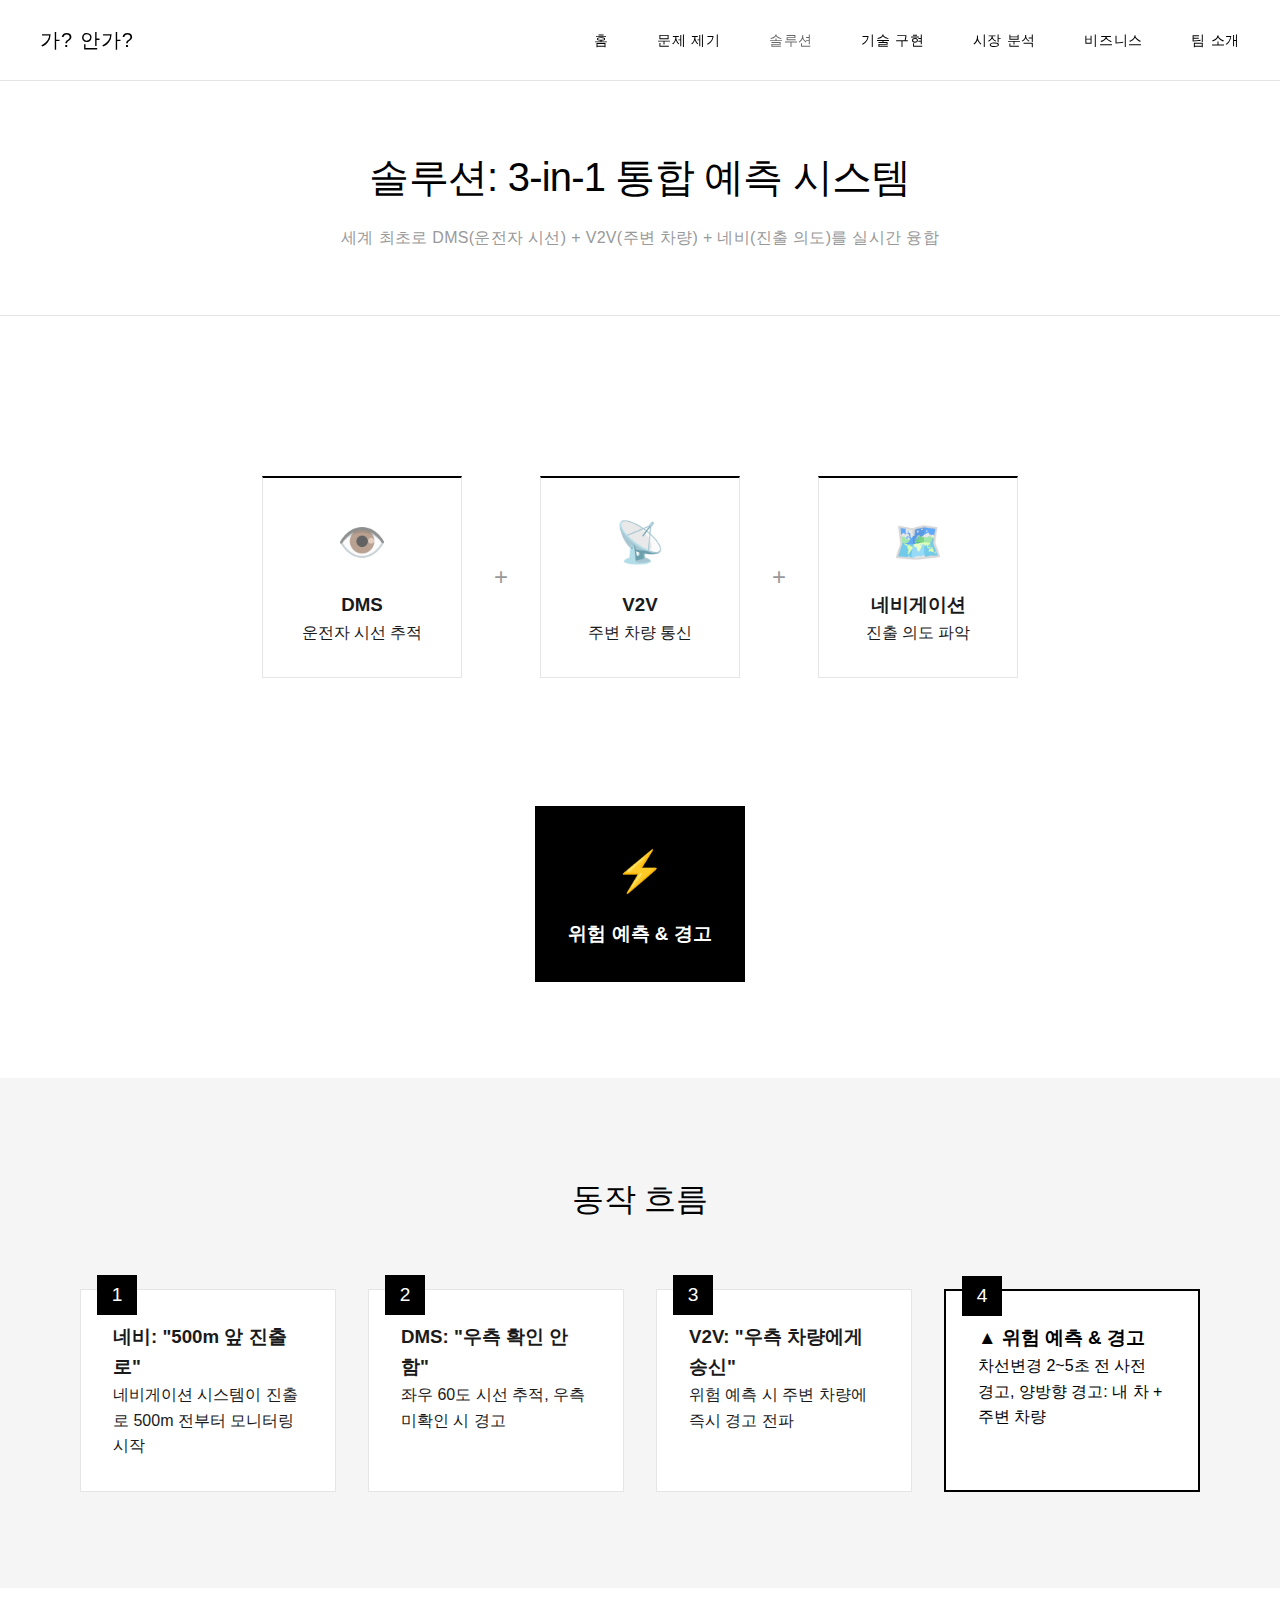
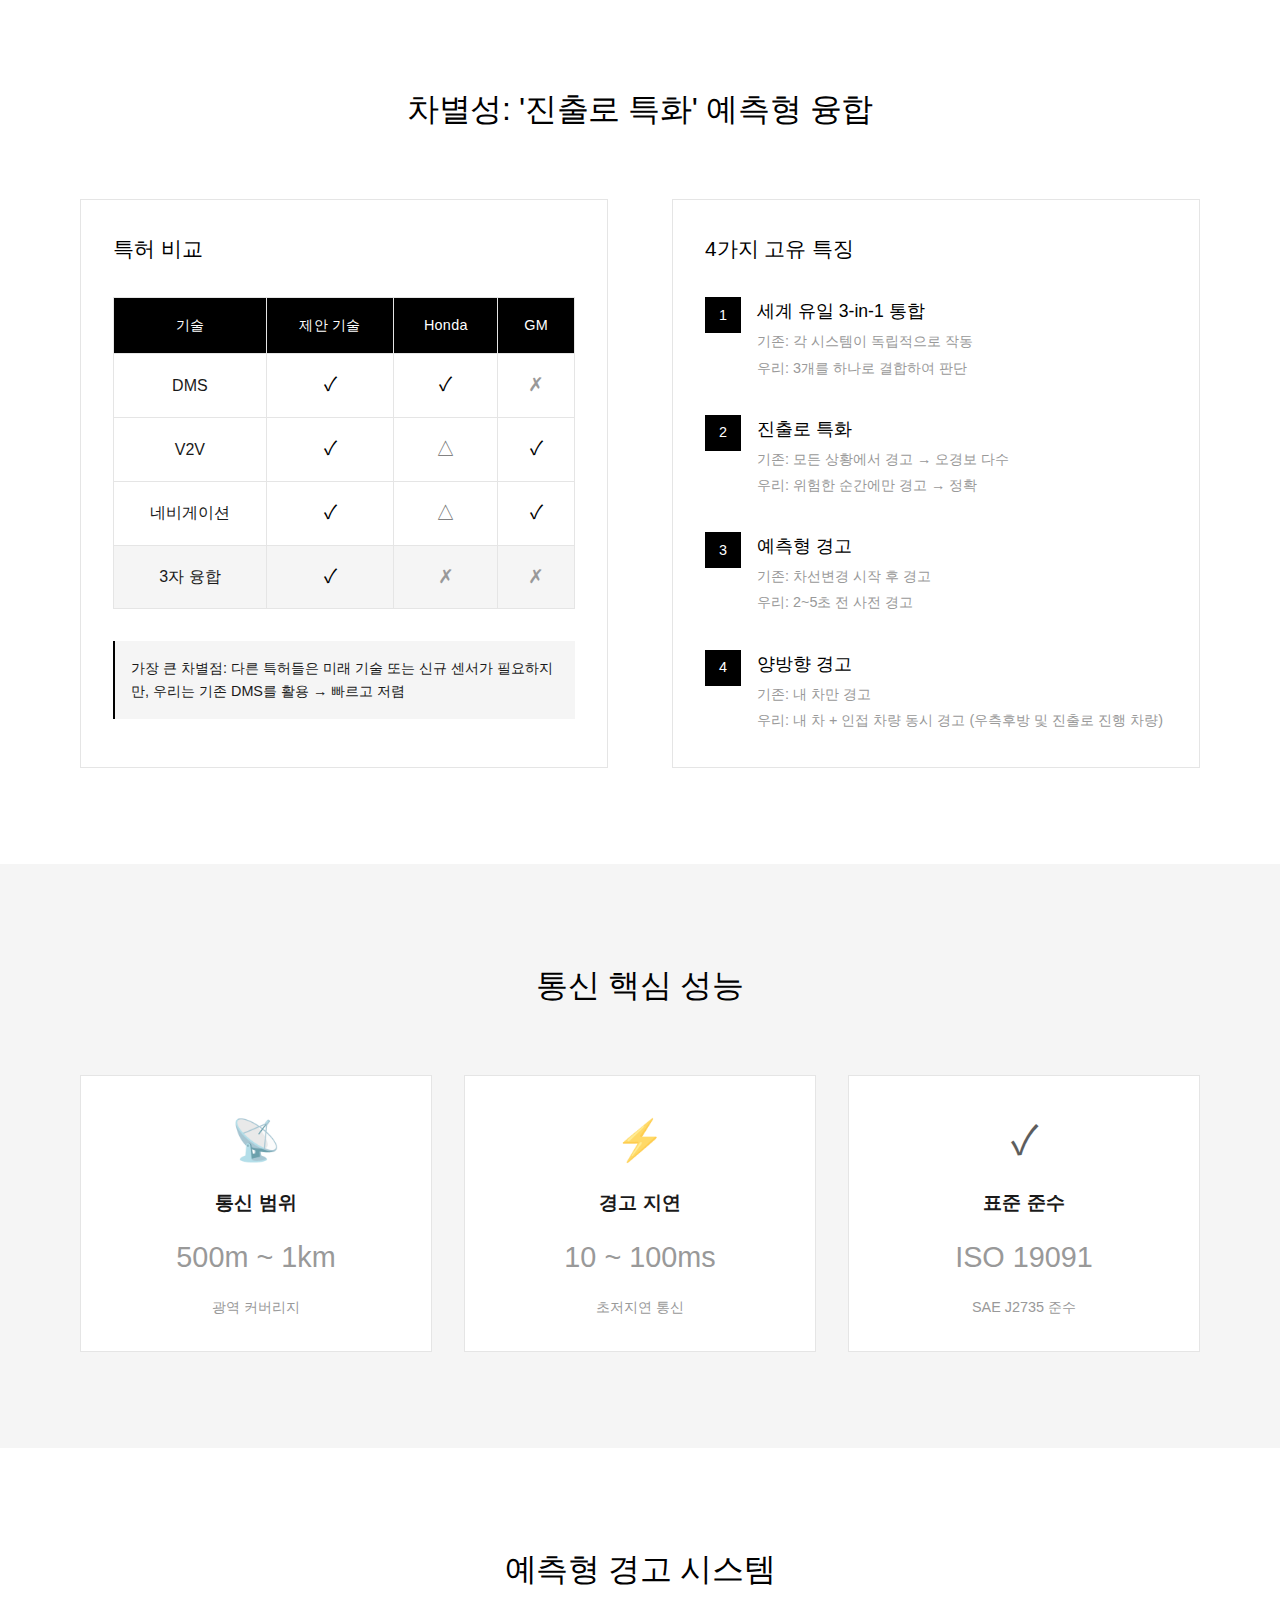
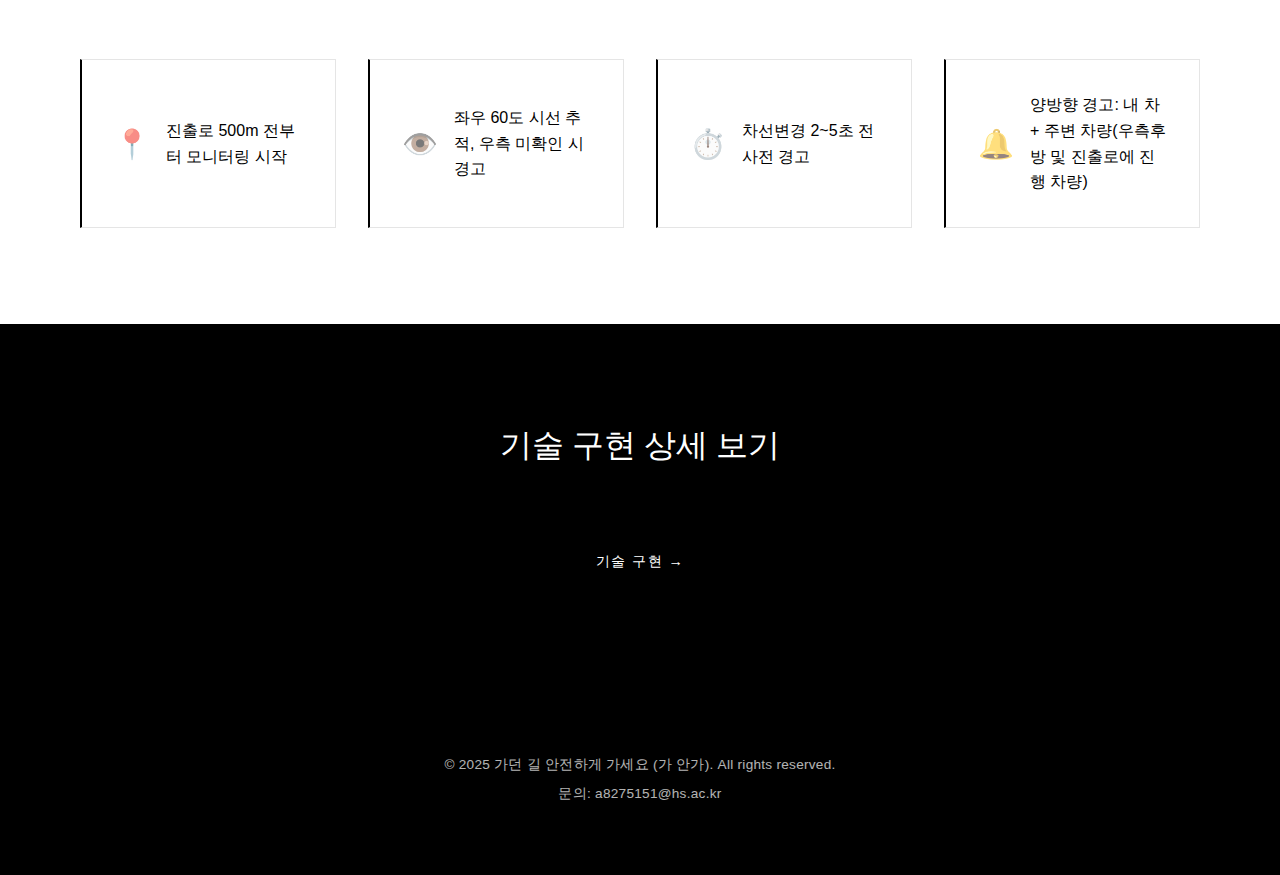
<file: solution.html>
<!DOCTYPE html>
<html lang="ko">
<head>
    <meta charset="UTF-8">
    <meta name="viewport" content="width=device-width, initial-scale=1.0">
    <title>솔루션 - 진출로 임박 위험 예방 서비스</title>
    <link rel="stylesheet" href="styles.css">
</head>
<body>
    <nav class="navbar">
        <div class="nav-container">
            <div class="logo">가? 안가?</div>
            <ul class="nav-menu">
                <li><a href="index.html">홈</a></li>
                <li><a href="problem.html">문제 제기</a></li>
                <li><a href="solution.html" class="active">솔루션</a></li>
                <li><a href="technology.html">기술 구현</a></li>
                <li><a href="market.html">시장 분석</a></li>
                <li><a href="business.html">비즈니스</a></li>
                <li><a href="team.html">팀 소개</a></li>
            </ul>
        </div>
    </nav>

    <section class="page-header">
        <div class="container">
            <h1>솔루션: 3-in-1 통합 예측 시스템</h1>
            <p class="page-subtitle">세계 최초로 DMS(운전자 시선) + V2V(주변 차량) + 네비(진출 의도)를 실시간 융합</p>
        </div>
    </section>

    <section class="solution-hero">
        <div class="container">
            <div class="solution-visual">
                <div class="fusion-box">
                    <div class="fusion-item dms">
                        <div class="fusion-icon">👁️</div>
                        <h3>DMS</h3>
                        <p>운전자 시선 추적</p>
                    </div>
                    <div class="fusion-plus">+</div>
                    <div class="fusion-item v2v">
                        <div class="fusion-icon">📡</div>
                        <h3>V2V</h3>
                        <p>주변 차량 통신</p>
                    </div>
                    <div class="fusion-plus">+</div>
                    <div class="fusion-item navi">
                        <div class="fusion-icon">🗺️</div>
                        <h3>네비게이션</h3>
                        <p>진출 의도 파악</p>
                    </div>
                </div>
                <div class="fusion-result">
                    <div class="result-icon">⚡</div>
                    <h3>위험 예측 & 경고</h3>
                </div>
            </div>
        </div>
    </section>

    <section class="solution-workflow">
        <div class="container">
            <h2 class="section-title">동작 흐름</h2>
            <div class="workflow-steps">
                <div class="workflow-step">
                    <div class="workflow-number">1</div>
                    <div class="workflow-content">
                        <h3>네비: "500m 앞 진출로"</h3>
                        <p>네비게이션 시스템이 진출로 500m 전부터 모니터링 시작</p>
                    </div>
                </div>
                <div class="workflow-step">
                    <div class="workflow-number">2</div>
                    <div class="workflow-content">
                        <h3>DMS: "우측 확인 안 함"</h3>
                        <p>좌우 60도 시선 추적, 우측 미확인 시 경고</p>
                    </div>
                </div>
                <div class="workflow-step">
                    <div class="workflow-number">3</div>
                    <div class="workflow-content">
                        <h3>V2V: "우측 차량에게 송신"</h3>
                        <p>위험 예측 시 주변 차량에 즉시 경고 전파</p>
                    </div>
                </div>
                <div class="workflow-step highlight">
                    <div class="workflow-number">4</div>
                    <div class="workflow-content">
                        <h3>▲ 위험 예측 & 경고</h3>
                        <p>차선변경 2~5초 전 사전 경고, 양방향 경고: 내 차 + 주변 차량</p>
                    </div>
                </div>
            </div>
        </div>
    </section>

    <section class="differentiation">
        <div class="container">
            <h2 class="section-title">차별성: '진출로 특화' 예측형 융합</h2>
            <div class="diff-grid">
                <div class="diff-card">
                    <h3>특허 비교</h3>
                    <div class="patent-table">
                        <table>
                            <thead>
                                <tr>
                                    <th>기술</th>
                                    <th>제안 기술</th>
                                    <th>Honda</th>
                                    <th>GM</th>
                                </tr>
                            </thead>
                            <tbody>
                                <tr>
                                    <td>DMS</td>
                                    <td class="check">✓</td>
                                    <td class="check">✓</td>
                                    <td class="cross">✗</td>
                                </tr>
                                <tr>
                                    <td>V2V</td>
                                    <td class="check">✓</td>
                                    <td class="partial">△</td>
                                    <td class="check">✓</td>
                                </tr>
                                <tr>
                                    <td>네비게이션</td>
                                    <td class="check">✓</td>
                                    <td class="partial">△</td>
                                    <td class="check">✓</td>
                                </tr>
                                <tr class="highlight-row">
                                    <td>3자 융합</td>
                                    <td class="check">✓</td>
                                    <td class="cross">✗</td>
                                    <td class="cross">✗</td>
                                </tr>
                            </tbody>
                        </table>
                    </div>
                    <div class="patent-note">
                        <p><strong>가장 큰 차별점:</strong> 다른 특허들은 미래 기술 또는 신규 센서가 필요하지만, 우리는 기존 DMS를 활용 → 빠르고 저렴</p>
                    </div>
                </div>

                <div class="diff-card">
                    <h3>4가지 고유 특징</h3>
                    <div class="features-list">
                        <div class="feature-item">
                            <div class="feature-number">1</div>
                            <div class="feature-content">
                                <h4>세계 유일 3-in-1 통합</h4>
                                <p><strong>기존:</strong> 각 시스템이 독립적으로 작동</p>
                                <p><strong>우리:</strong> 3개를 하나로 결합하여 판단</p>
                            </div>
                        </div>
                        <div class="feature-item">
                            <div class="feature-number">2</div>
                            <div class="feature-content">
                                <h4>진출로 특화</h4>
                                <p><strong>기존:</strong> 모든 상황에서 경고 → 오경보 다수</p>
                                <p><strong>우리:</strong> 위험한 순간에만 경고 → 정확</p>
                            </div>
                        </div>
                        <div class="feature-item">
                            <div class="feature-number">3</div>
                            <div class="feature-content">
                                <h4>예측형 경고</h4>
                                <p><strong>기존:</strong> 차선변경 시작 후 경고</p>
                                <p><strong>우리:</strong> 2~5초 전 사전 경고</p>
                            </div>
                        </div>
                        <div class="feature-item">
                            <div class="feature-number">4</div>
                            <div class="feature-content">
                                <h4>양방향 경고</h4>
                                <p><strong>기존:</strong> 내 차만 경고</p>
                                <p><strong>우리:</strong> 내 차 + 인접 차량 동시 경고 (우측후방 및 진출로 진행 차량)</p>
                            </div>
                        </div>
                    </div>
                </div>
            </div>
        </div>
    </section>

    <section class="specs-section">
        <div class="container">
            <h2 class="section-title">통신 핵심 성능</h2>
            <div class="specs-grid">
                <div class="spec-card">
                    <div class="spec-icon">📡</div>
                    <h3>통신 범위</h3>
                    <p class="spec-value">500m ~ 1km</p>
                    <p class="spec-desc">광역 커버리지</p>
                </div>
                <div class="spec-card">
                    <div class="spec-icon">⚡</div>
                    <h3>경고 지연</h3>
                    <p class="spec-value">10 ~ 100ms</p>
                    <p class="spec-desc">초저지연 통신</p>
                </div>
                <div class="spec-card">
                    <div class="spec-icon">✓</div>
                    <h3>표준 준수</h3>
                    <p class="spec-value">ISO 19091</p>
                    <p class="spec-desc">SAE J2735 준수</p>
                </div>
            </div>
        </div>
    </section>

    <section class="warning-details">
        <div class="container">
            <h2 class="section-title">예측형 경고 시스템</h2>
            <div class="warning-grid">
                <div class="warning-item">
                    <div class="warning-icon">📍</div>
                    <h4>진출로 500m 전부터 모니터링 시작</h4>
                </div>
                <div class="warning-item">
                    <div class="warning-icon">👁️</div>
                    <h4>좌우 60도 시선 추적, 우측 미확인 시 경고</h4>
                </div>
                <div class="warning-item">
                    <div class="warning-icon">⏱️</div>
                    <h4>차선변경 2~5초 전 사전 경고</h4>
                </div>
                <div class="warning-item">
                    <div class="warning-icon">🔔</div>
                    <h4>양방향 경고: 내 차 + 주변 차량(우측후방 및 진출로에 진행 차량)</h4>
                </div>
            </div>
        </div>
    </section>

    <section class="cta-section">
        <div class="container">
            <h2>기술 구현 상세 보기</h2>
            <a href="technology.html" class="cta-button">기술 구현 →</a>
        </div>
    </section>

    <footer class="footer">
        <div class="container">
            <p>&copy; 2025 가던 길 안전하게 가세요 (가 안가). All rights reserved.</p>
            <p>문의: a8275151@hs.ac.kr</p>
        </div>
    </footer>
</body>
</html>
</file>
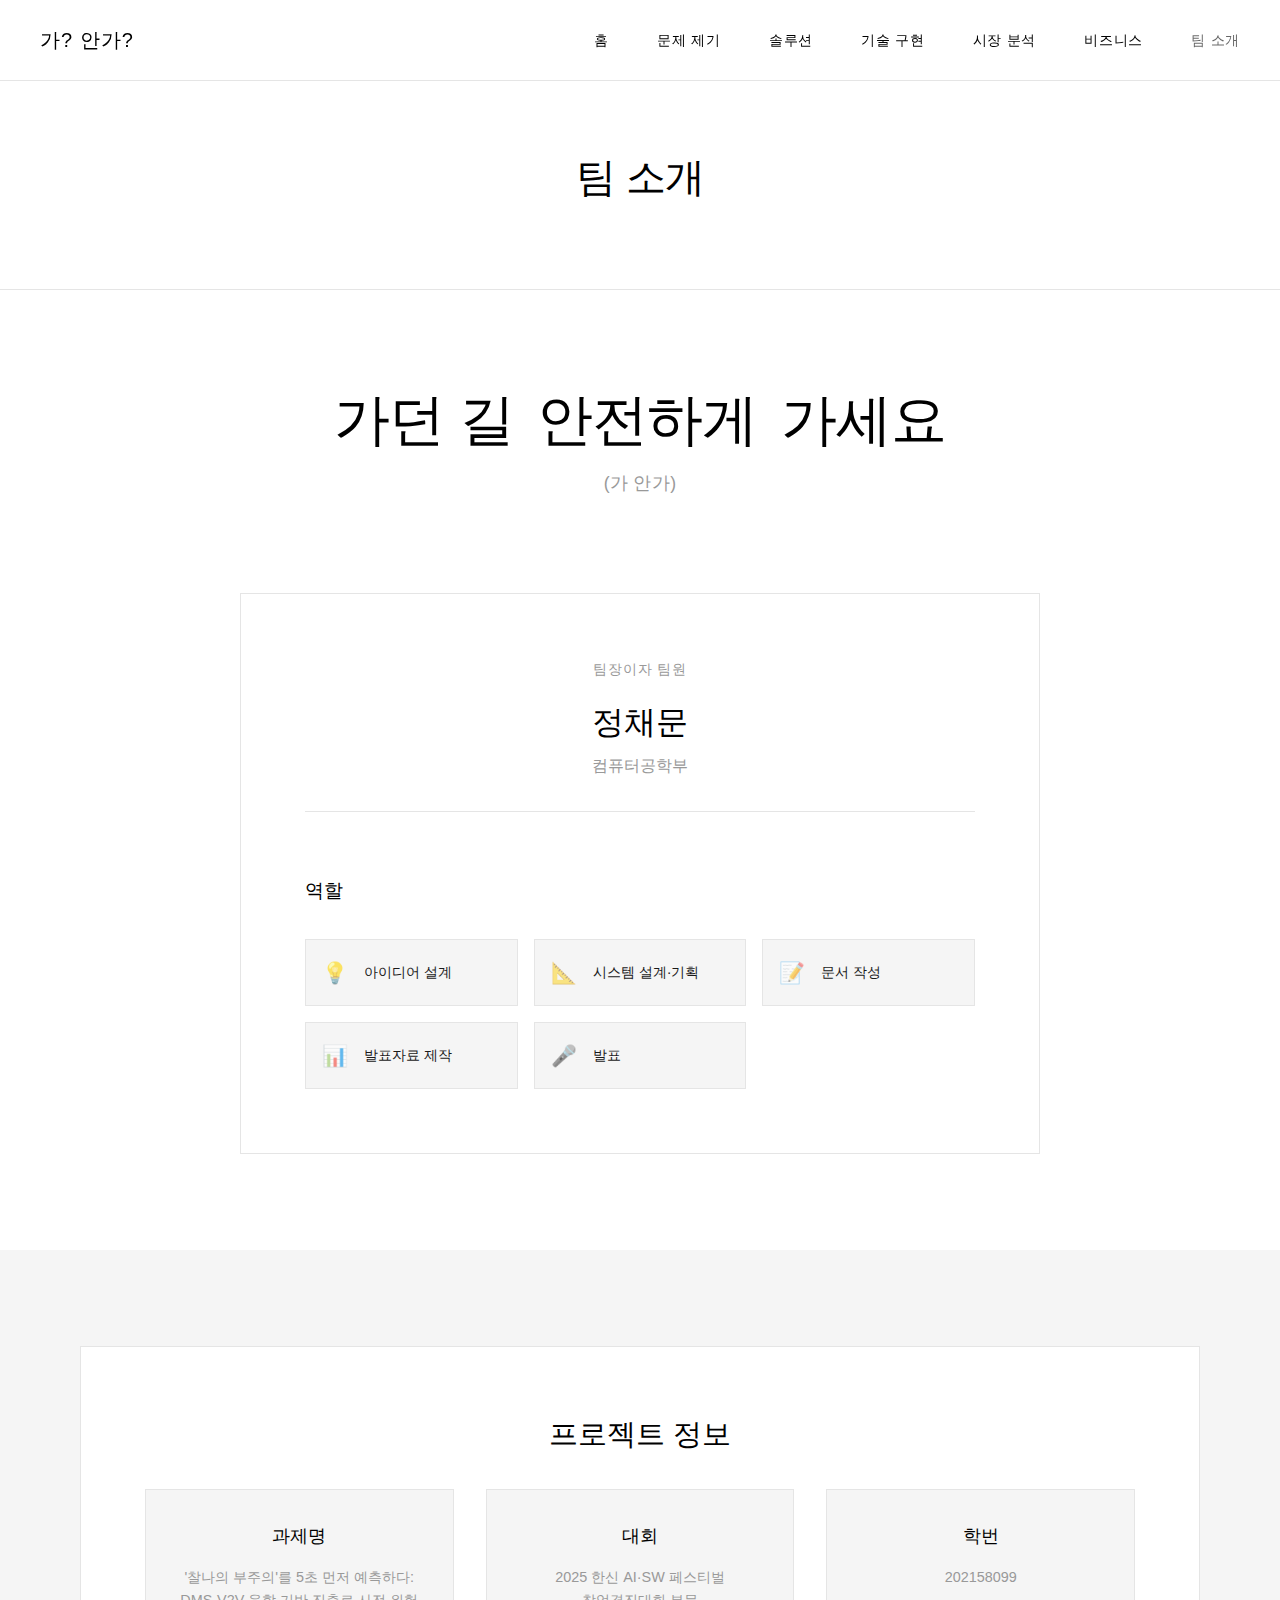
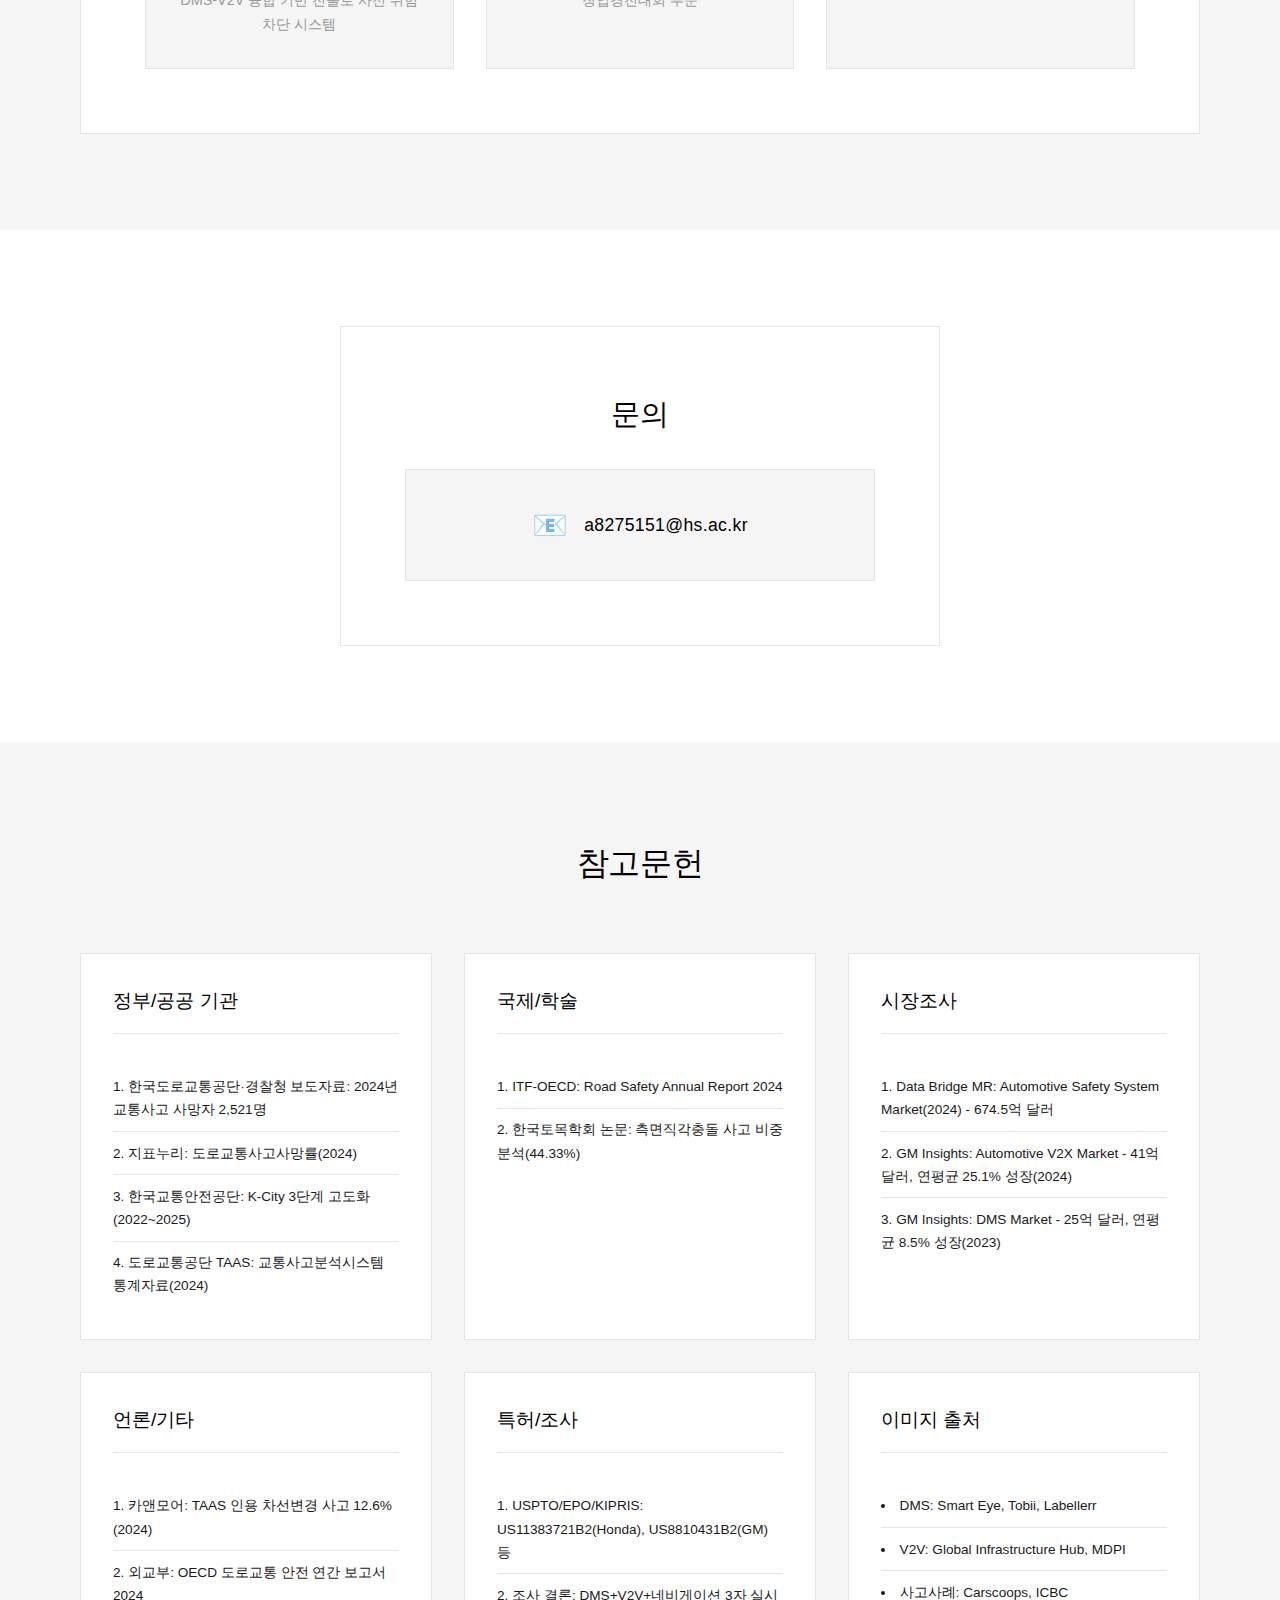
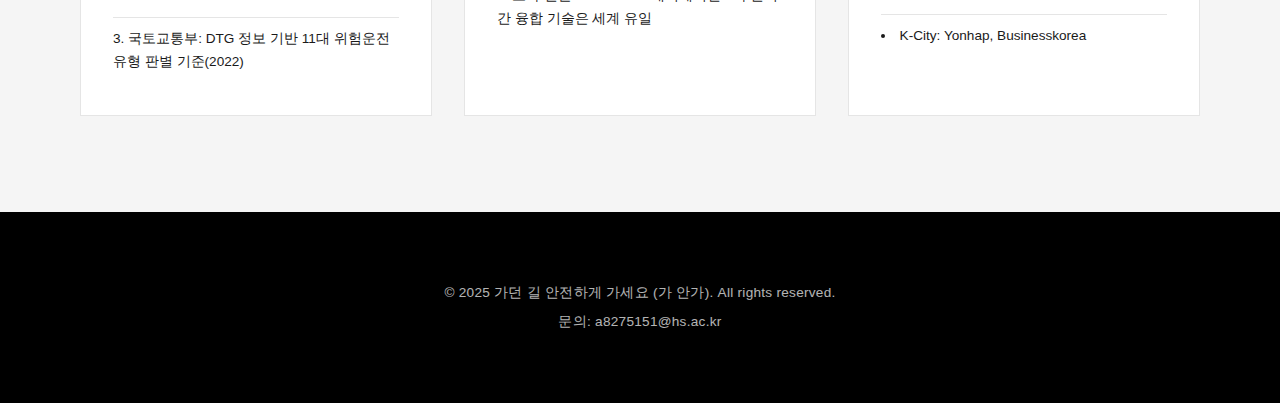
<file: team.html>
<!DOCTYPE html>
<html lang="ko">
<head>
    <meta charset="UTF-8">
    <meta name="viewport" content="width=device-width, initial-scale=1.0">
    <title>팀 소개 - 진출로 임박 위험 예방 서비스</title>
    <link rel="stylesheet" href="styles.css">
</head>
<body>
    <nav class="navbar">
        <div class="nav-container">
            <div class="logo">가? 안가?</div>
            <ul class="nav-menu">
                <li><a href="index.html">홈</a></li>
                <li><a href="problem.html">문제 제기</a></li>
                <li><a href="solution.html">솔루션</a></li>
                <li><a href="technology.html">기술 구현</a></li>
                <li><a href="market.html">시장 분석</a></li>
                <li><a href="business.html">비즈니스</a></li>
                <li><a href="team.html" class="active">팀 소개</a></li>
            </ul>
        </div>
    </nav>

    <section class="page-header">
        <div class="container">
            <h1>팀 소개</h1>
        </div>
    </section>

    <section class="team-section">
        <div class="container">
            <div class="team-hero">
                <div class="team-name-large">
                    <span class="name-part orange-red">가던 길</span>
                    <span class="name-part orange">안전하게</span>
                    <span class="name-part orange-red">가세요</span>
                </div>
                <p class="team-name-sub">(가 안가)</p>
            </div>

            <div class="team-content">
                <div class="member-card">
                    <div class="member-header">
                        <div class="member-role">팀장이자 팀원</div>
                        <h2>정채문</h2>
                        <p class="member-dept">컴퓨터공학부</p>
                    </div>
                    <div class="member-details">
                        <h3>역할</h3>
                        <div class="role-list">
                            <div class="role-item">
                                <span class="role-icon">💡</span>
                                <span>아이디어 설계</span>
                            </div>
                            <div class="role-item">
                                <span class="role-icon">📐</span>
                                <span>시스템 설계·기획</span>
                            </div>
                            <div class="role-item">
                                <span class="role-icon">📝</span>
                                <span>문서 작성</span>
                            </div>
                            <div class="role-item">
                                <span class="role-icon">📊</span>
                                <span>발표자료 제작</span>
                            </div>
                            <div class="role-item">
                                <span class="role-icon">🎤</span>
                                <span>발표</span>
                            </div>
                        </div>
                    </div>
                </div>
            </div>
        </div>
    </section>

    <section class="project-info">
        <div class="container">
            <div class="info-card">
                <h2>프로젝트 정보</h2>
                <div class="info-grid">
                    <div class="info-item">
                        <h3>과제명</h3>
                        <p>'찰나의 부주의'를 5초 먼저 예측하다:<br>DMS-V2V 융합 기반 진출로 사전 위험 차단 시스템</p>
                    </div>
                    <div class="info-item">
                        <h3>대회</h3>
                        <p>2025 한신 AI·SW 페스티벌<br>창업경진대회 부문</p>
                    </div>
                    <div class="info-item">
                        <h3>학번</h3>
                        <p>202158099</p>
                    </div>
                </div>
            </div>
        </div>
    </section>

    <section class="contact-section">
        <div class="container">
            <div class="contact-card">
                <h2>문의</h2>
                <div class="contact-info">
                    <div class="contact-item">
                        <span class="contact-icon">📧</span>
                        <a href="mailto:a8275151@hs.ac.kr">a8275151@hs.ac.kr</a>
                    </div>
                </div>
            </div>
        </div>
    </section>

    <section class="references-section">
        <div class="container">
            <h2 class="section-title">참고문헌</h2>
            <div class="references-grid">
                <div class="ref-category">
                    <h3>정부/공공 기관</h3>
                    <ol class="ref-list">
                        <li>한국도로교통공단·경찰청 보도자료: 2024년 교통사고 사망자 2,521명</li>
                        <li>지표누리: 도로교통사고사망률(2024)</li>
                        <li>한국교통안전공단: K-City 3단계 고도화(2022~2025)</li>
                        <li>도로교통공단 TAAS: 교통사고분석시스템 통계자료(2024)</li>
                    </ol>
                </div>
                <div class="ref-category">
                    <h3>국제/학술</h3>
                    <ol class="ref-list">
                        <li>ITF-OECD: Road Safety Annual Report 2024</li>
                        <li>한국토목학회 논문: 측면직각충돌 사고 비중 분석(44.33%)</li>
                    </ol>
                </div>
                <div class="ref-category">
                    <h3>시장조사</h3>
                    <ol class="ref-list">
                        <li>Data Bridge MR: Automotive Safety System Market(2024) - 674.5억 달러</li>
                        <li>GM Insights: Automotive V2X Market - 41억 달러, 연평균 25.1% 성장(2024)</li>
                        <li>GM Insights: DMS Market - 25억 달러, 연평균 8.5% 성장(2023)</li>
                    </ol>
                </div>
                <div class="ref-category">
                    <h3>언론/기타</h3>
                    <ol class="ref-list">
                        <li>카앤모어: TAAS 인용 차선변경 사고 12.6% (2024)</li>
                        <li>외교부: OECD 도로교통 안전 연간 보고서 2024</li>
                        <li>국토교통부: DTG 정보 기반 11대 위험운전 유형 판별 기준(2022)</li>
                    </ol>
                </div>
                <div class="ref-category">
                    <h3>특허/조사</h3>
                    <ol class="ref-list">
                        <li>USPTO/EPO/KIPRIS: US11383721B2(Honda), US8810431B2(GM) 등</li>
                        <li>조사 결론: DMS+V2V+네비게이션 3자 실시간 융합 기술은 세계 유일</li>
                    </ol>
                </div>
                <div class="ref-category">
                    <h3>이미지 출처</h3>
                    <ul class="ref-list">
                        <li>DMS: Smart Eye, Tobii, Labellerr</li>
                        <li>V2V: Global Infrastructure Hub, MDPI</li>
                        <li>사고사례: Carscoops, ICBC</li>
                        <li>K-City: Yonhap, Businesskorea</li>
                    </ul>
                </div>
            </div>
        </div>
    </section>

    <footer class="footer">
        <div class="container">
            <p>&copy; 2025 가던 길 안전하게 가세요 (가 안가). All rights reserved.</p>
            <p>문의: a8275151@hs.ac.kr</p>
        </div>
    </footer>
</body>
</html>
</file>
<file: styles.css>
/* 999HUMANITY 스타일 기반 미니멀 디자인 */
* {
    margin: 0;
    padding: 0;
    box-sizing: border-box;
}

:root {
    --black: #000000;
    --white: #ffffff;
    --gray-light: #f5f5f5;
    --gray-medium: #e5e5e5;
    --gray-dark: #666666;
    --text-dark: #1a1a1a;
    --text-light: #999999;
    --accent: #000000;
    --spacing-xs: 0.5rem;
    --spacing-sm: 1rem;
    --spacing-md: 2rem;
    --spacing-lg: 4rem;
    --spacing-xl: 6rem;
}

body {
    font-family: -apple-system, BlinkMacSystemFont, 'Segoe UI', 'Helvetica Neue', Arial, sans-serif;
    line-height: 1.6;
    color: var(--text-dark);
    background-color: var(--white);
    overflow-x: hidden;
    max-width: 100vw;
    font-size: 16px;
    -webkit-font-smoothing: antialiased;
    -moz-osx-font-smoothing: grayscale;
}

.container {
    max-width: 1400px;
    margin: 0 auto;
    padding: 0 40px;
    width: 100%;
    box-sizing: border-box;
}

/* 모든 이미지가 잘리지 않도록 */
img {
    max-width: 100%;
    height: auto;
    display: block;
}

/* 모든 테이블이 잘리지 않도록 */
table {
    max-width: 100%;
    width: 100%;
    table-layout: auto;
}

/* 네비게이션 - 미니멀 스타일 */
.navbar {
    background: var(--white);
    color: var(--black);
    padding: 1.5rem 0;
    position: sticky;
    top: 0;
    z-index: 1000;
    border-bottom: 1px solid var(--gray-medium);
    backdrop-filter: blur(10px);
    background: rgba(255, 255, 255, 0.95);
}

.nav-container {
    max-width: 1400px;
    margin: 0 auto;
    padding: 0 40px;
    display: flex;
    justify-content: space-between;
    align-items: center;
}

.logo {
    font-size: 1.25rem;
    font-weight: 400;
    color: var(--black);
    letter-spacing: 0.05em;
}

.nav-menu {
    display: flex;
    list-style: none;
    gap: 3rem;
}

.nav-menu a {
    color: var(--black);
    text-decoration: none;
    font-weight: 400;
    font-size: 0.9rem;
    letter-spacing: 0.05em;
    text-transform: uppercase;
    transition: opacity 0.3s;
    position: relative;
}

.nav-menu a:hover,
.nav-menu a.active {
    opacity: 0.6;
}

.nav-menu a.active::after {
    display: none;
}

/* 햄버거 메뉴 버튼 */
.menu-toggle {
    display: none;
    flex-direction: column;
    justify-content: space-around;
    width: 24px;
    height: 24px;
    background: transparent;
    border: none;
    cursor: pointer;
    padding: 0;
    z-index: 1001;
}

.menu-toggle span {
    width: 100%;
    height: 2px;
    background: var(--black);
    transition: all 0.3s;
    transform-origin: center;
}

.menu-toggle.active span:nth-child(1) {
    transform: rotate(45deg) translate(7px, 7px);
}

.menu-toggle.active span:nth-child(2) {
    opacity: 0;
}

.menu-toggle.active span:nth-child(3) {
    transform: rotate(-45deg) translate(7px, -7px);
}

/* 히어로 섹션 - 미니멀 */
.hero {
    background: var(--white);
    color: var(--black);
    padding: var(--spacing-xl) 40px;
    text-align: center;
    position: relative;
}

.hero-content {
    position: relative;
    z-index: 1;
    max-width: 900px;
    margin: 0 auto;
}

.hero-icon {
    margin-bottom: var(--spacing-md);
    opacity: 0.8;
}

.hero-title {
    font-size: 3.5rem;
    font-weight: 300;
    margin-bottom: var(--spacing-sm);
    letter-spacing: -0.02em;
    line-height: 1.2;
}

.hero-subtitle {
    font-size: 1.1rem;
    margin-bottom: var(--spacing-md);
    font-weight: 300;
    color: var(--text-light);
    letter-spacing: 0.02em;
}

.hero-divider {
    width: 60px;
    height: 1px;
    background: var(--black);
    margin: var(--spacing-md) auto;
    opacity: 0.3;
}

.hero-team,
.hero-presenter,
.hero-date {
    margin: 0.4rem 0;
    font-size: 0.9rem;
    color: var(--text-light);
    font-weight: 300;
    letter-spacing: 0.05em;
}

.cta-button {
    display: inline-block;
    margin-top: var(--spacing-md);
    padding: 14px 32px;
    background: var(--black);
    color: var(--white);
    text-decoration: none;
    border: 1px solid var(--black);
    font-weight: 400;
    font-size: 0.9rem;
    letter-spacing: 0.1em;
    text-transform: uppercase;
    transition: all 0.3s;
}

.cta-button:hover {
    background: var(--white);
    color: var(--black);
}

/* 섹션 스타일 - 미니멀 */
.section-title {
    font-size: 2rem;
    text-align: center;
    margin-bottom: var(--spacing-lg);
    color: var(--black);
    font-weight: 300;
    letter-spacing: -0.01em;
}

.section-subtitle {
    text-align: center;
    font-size: 1rem;
    color: var(--text-light);
    margin-bottom: var(--spacing-lg);
    font-weight: 300;
    letter-spacing: 0.02em;
}

.overview {
    padding: var(--spacing-xl) 40px;
    background: var(--white);
}

.feature-grid {
    display: grid;
    grid-template-columns: repeat(auto-fit, minmax(280px, 1fr));
    gap: var(--spacing-md);
    margin-top: var(--spacing-lg);
}

.feature-card {
    background: var(--white);
    padding: var(--spacing-md);
    border: 1px solid var(--gray-medium);
    text-align: center;
    transition: border-color 0.3s;
}

.feature-card:hover {
    border-color: var(--black);
}

.feature-icon {
    font-size: 2.5rem;
    margin-bottom: var(--spacing-sm);
    opacity: 0.7;
}

.feature-card h3 {
    color: var(--black);
    margin-bottom: var(--spacing-sm);
    font-weight: 400;
    font-size: 1.1rem;
    letter-spacing: 0.02em;
}

.feature-card p {
    color: var(--text-light);
    font-size: 0.9rem;
    line-height: 1.6;
    font-weight: 300;
}

/* 시스템 플로우 */
.system-flow {
    padding: var(--spacing-xl) 40px;
    background: var(--gray-light);
}

.flow-steps {
    display: grid;
    grid-template-columns: repeat(auto-fit, minmax(250px, 1fr));
    gap: var(--spacing-md);
    margin-top: var(--spacing-lg);
}

.flow-step {
    background: var(--white);
    padding: var(--spacing-md);
    border: 1px solid var(--gray-medium);
    position: relative;
}

.step-number {
    position: absolute;
    top: -15px;
    left: var(--spacing-sm);
    width: 40px;
    height: 40px;
    background: var(--black);
    color: var(--white);
    border-radius: 0;
    display: flex;
    align-items: center;
    justify-content: center;
    font-size: 1.2rem;
    font-weight: 400;
}

.flow-step h3 {
    color: var(--black);
    margin-top: var(--spacing-sm);
    margin-bottom: var(--spacing-sm);
    font-weight: 400;
    font-size: 1.1rem;
}

.flow-step p {
    color: var(--text-light);
    font-size: 0.9rem;
    font-weight: 300;
    line-height: 1.6;
}

/* 페이지 헤더 */
.page-header {
    background: var(--white);
    color: var(--black);
    padding: var(--spacing-lg) 40px;
    text-align: center;
    border-bottom: 1px solid var(--gray-medium);
}

.page-header h1 {
    font-size: 2.5rem;
    margin-bottom: var(--spacing-sm);
    font-weight: 300;
    letter-spacing: -0.02em;
}

.page-subtitle {
    font-size: 1rem;
    color: var(--text-light);
    font-weight: 300;
    letter-spacing: 0.02em;
}

/* 문제 섹션 */
.problem-section {
    padding: var(--spacing-xl) 40px;
    background: var(--white);
}

.problem-grid {
    display: grid;
    grid-template-columns: repeat(auto-fit, minmax(300px, 1fr));
    gap: var(--spacing-md);
    margin-top: var(--spacing-lg);
}

.problem-card {
    background: var(--white);
    padding: var(--spacing-md);
    border: 1px solid var(--gray-medium);
}

.problem-card h3 {
    color: var(--black);
    margin-bottom: var(--spacing-md);
    font-size: 1.3rem;
    font-weight: 400;
    letter-spacing: 0.02em;
}

.situation-flow {
    display: flex;
    flex-direction: column;
    gap: var(--spacing-sm);
}

.situation-step {
    background: var(--gray-light);
    padding: var(--spacing-sm);
    border-left: 2px solid var(--black);
}

.situation-step.danger {
    border-left-color: var(--gray-dark);
}

.situation-step.critical {
    border-left-color: var(--black);
}

.step-label {
    font-weight: 400;
    color: var(--black);
    display: block;
    margin-bottom: 0.3rem;
    font-size: 0.9rem;
    letter-spacing: 0.02em;
}

.arrow {
    text-align: center;
    font-size: 1.2rem;
    color: var(--text-light);
    padding: 0.3rem 0;
}

.stat-item {
    display: flex;
    align-items: center;
    gap: var(--spacing-sm);
    padding: var(--spacing-sm);
    background: var(--gray-light);
    margin-bottom: var(--spacing-sm);
    border: 1px solid var(--gray-medium);
}

.stat-icon {
    font-size: 1.8rem;
    opacity: 0.6;
}

.stat-number {
    font-size: 1.8rem;
    font-weight: 300;
    color: var(--black);
}

.stat-number.highlight {
    color: var(--black);
    font-weight: 400;
}

.cause-list {
    list-style: none;
}

.cause-list li {
    display: flex;
    align-items: center;
    gap: var(--spacing-sm);
    padding: var(--spacing-sm);
    background: var(--gray-light);
    margin-bottom: 0.3rem;
    border: 1px solid var(--gray-medium);
}

.cause-number {
    width: 28px;
    height: 28px;
    background: var(--black);
    color: var(--white);
    border-radius: 0;
    display: flex;
    align-items: center;
    justify-content: center;
    font-weight: 400;
    font-size: 0.9rem;
}

/* 리스크 섹션 */
.risk-section {
    padding: var(--spacing-xl) 40px;
    background: var(--gray-light);
}

.risk-grid {
    display: grid;
    grid-template-columns: repeat(auto-fit, minmax(300px, 1fr));
    gap: var(--spacing-md);
    margin-top: var(--spacing-lg);
}

.risk-card {
    background: var(--white);
    padding: var(--spacing-md);
    border: 1px solid var(--gray-medium);
}

.risk-card h3 {
    color: var(--black);
    margin-bottom: var(--spacing-sm);
    font-weight: 400;
    font-size: 1.2rem;
}

.risk-subtitle {
    color: var(--text-light);
    font-size: 0.85rem;
    margin-bottom: var(--spacing-md);
    font-weight: 300;
}

.risk-comparison {
    display: flex;
    flex-direction: column;
    gap: var(--spacing-sm);
    margin-bottom: var(--spacing-sm);
}

.risk-item {
    display: flex;
    justify-content: space-between;
    padding: var(--spacing-sm);
    background: var(--gray-light);
    border: 1px solid var(--gray-medium);
}

.risk-item.critical-risk {
    border-left: 3px solid var(--black);
}

.risk-value {
    font-weight: 400;
    font-size: 1.1rem;
    color: var(--black);
}

.risk-note {
    font-size: 0.85rem;
    color: var(--text-light);
    margin-bottom: 0.3rem;
    font-weight: 300;
}

.risk-source {
    font-size: 0.8rem;
    color: var(--text-light);
    font-style: italic;
    font-weight: 300;
}

.severity-stats,
.fatal-stats,
.passenger-stats {
    margin-bottom: var(--spacing-sm);
}

.severity-item,
.passenger-item {
    display: flex;
    justify-content: space-between;
    align-items: center;
    padding: var(--spacing-sm);
    background: var(--gray-light);
    border: 1px solid var(--gray-medium);
    margin-bottom: 0.3rem;
}

.percentage,
.passenger-risk,
.fatal-number {
    font-size: 1.8rem;
    font-weight: 300;
    color: var(--black);
}

.highlight {
    color: var(--black);
    font-weight: 400;
}

/* 솔루션 섹션 */
.solution-hero {
    padding: var(--spacing-xl) 40px;
    background: var(--white);
}

.solution-visual {
    text-align: center;
}

.fusion-box {
    display: flex;
    justify-content: center;
    align-items: center;
    gap: var(--spacing-md);
    flex-wrap: wrap;
    margin: var(--spacing-lg) 0;
}

.fusion-item {
    background: var(--white);
    padding: var(--spacing-md);
    border: 1px solid var(--gray-medium);
    min-width: 200px;
    text-align: center;
}

.fusion-item.dms {
    border-top: 2px solid var(--black);
}

.fusion-item.v2v {
    border-top: 2px solid var(--black);
}

.fusion-item.navi {
    border-top: 2px solid var(--black);
}

.fusion-icon {
    font-size: 2.5rem;
    margin-bottom: var(--spacing-sm);
    opacity: 0.7;
}

.fusion-plus {
    font-size: 1.5rem;
    font-weight: 300;
    color: var(--text-light);
}

.fusion-result {
    margin-top: var(--spacing-lg);
    padding: var(--spacing-md);
    background: var(--black);
    color: var(--white);
    border: 1px solid var(--black);
    display: inline-block;
}

.result-icon {
    font-size: 2.5rem;
    margin-bottom: var(--spacing-sm);
}

/* 워크플로우 */
.solution-workflow {
    padding: var(--spacing-xl) 40px;
    background: var(--gray-light);
}

.workflow-steps {
    display: grid;
    grid-template-columns: repeat(auto-fit, minmax(250px, 1fr));
    gap: var(--spacing-md);
    margin-top: var(--spacing-lg);
}

.workflow-step {
    background: var(--white);
    padding: var(--spacing-md);
    border: 1px solid var(--gray-medium);
    position: relative;
}

.workflow-step.highlight {
    border: 2px solid var(--black);
}

.workflow-number {
    position: absolute;
    top: -15px;
    left: var(--spacing-sm);
    width: 40px;
    height: 40px;
    background: var(--black);
    color: var(--white);
    border-radius: 0;
    display: flex;
    align-items: center;
    justify-content: center;
    font-size: 1.2rem;
    font-weight: 400;
}

.workflow-step.highlight .workflow-number {
    background: var(--black);
}

/* 차별화 섹션 */
.differentiation {
    padding: var(--spacing-xl) 40px;
    background: var(--white);
}

.diff-grid {
    display: grid;
    grid-template-columns: repeat(auto-fit, minmax(400px, 1fr));
    gap: var(--spacing-lg);
    margin-top: var(--spacing-lg);
}

.diff-card {
    background: var(--white);
    padding: var(--spacing-md);
    border: 1px solid var(--gray-medium);
}

.diff-card h3 {
    font-weight: 400;
    font-size: 1.3rem;
    margin-bottom: var(--spacing-md);
    color: var(--black);
}

.patent-table {
    margin: var(--spacing-md) 0;
    overflow-x: auto;
    -webkit-overflow-scrolling: touch;
}

.patent-table table {
    width: 100%;
    border-collapse: collapse;
    border: 1px solid var(--gray-medium);
}

.patent-table th,
.patent-table td {
    padding: var(--spacing-sm);
    text-align: center;
    border: 1px solid var(--gray-medium);
}

.patent-table th {
    background: var(--black);
    color: var(--white);
    font-weight: 400;
    font-size: 0.9rem;
    letter-spacing: 0.02em;
}

.patent-table .check {
    color: var(--black);
    font-weight: 400;
    font-size: 1.2rem;
}

.patent-table .partial {
    color: var(--gray-dark);
    font-weight: 400;
    font-size: 1.2rem;
}

.patent-table .cross {
    color: var(--text-light);
    font-weight: 400;
    font-size: 1.2rem;
}

.patent-table .highlight-row {
    background: var(--gray-light);
}

.patent-note {
    margin-top: var(--spacing-md);
    padding: var(--spacing-sm);
    background: var(--gray-light);
    border-left: 2px solid var(--black);
    font-size: 0.9rem;
    line-height: 1.6;
    font-weight: 300;
}

.features-list {
    display: flex;
    flex-direction: column;
    gap: var(--spacing-md);
}

.feature-item {
    display: flex;
    gap: var(--spacing-sm);
}

.feature-number {
    width: 36px;
    height: 36px;
    background: var(--black);
    color: var(--white);
    border-radius: 0;
    display: flex;
    align-items: center;
    justify-content: center;
    font-weight: 400;
    flex-shrink: 0;
    font-size: 0.9rem;
}

.feature-content h4 {
    color: var(--black);
    margin-bottom: 0.3rem;
    font-weight: 400;
    font-size: 1.1rem;
}

.feature-content p {
    margin: 0.2rem 0;
    color: var(--text-light);
    font-size: 0.9rem;
    font-weight: 300;
    line-height: 1.6;
}

/* 스펙 섹션 */
.specs-section {
    padding: var(--spacing-xl) 40px;
    background: var(--gray-light);
}

.specs-grid {
    display: grid;
    grid-template-columns: repeat(auto-fit, minmax(250px, 1fr));
    gap: var(--spacing-md);
    margin-top: var(--spacing-lg);
}

.spec-card {
    background: var(--white);
    padding: var(--spacing-md);
    border: 1px solid var(--gray-medium);
    text-align: center;
}

.spec-icon {
    font-size: 2.5rem;
    margin-bottom: var(--spacing-sm);
    opacity: 0.7;
}

.spec-value {
    font-size: 1.8rem;
    font-weight: 300;
    color: var(--black);
    margin: var(--spacing-sm) 0;
}

.spec-desc {
    color: var(--text-light);
    font-size: 0.9rem;
    font-weight: 300;
}

.warning-details {
    padding: var(--spacing-xl) 40px;
    background: var(--white);
}

.warning-grid {
    display: grid;
    grid-template-columns: repeat(auto-fit, minmax(250px, 1fr));
    gap: var(--spacing-md);
    margin-top: var(--spacing-lg);
}

.warning-item {
    background: var(--white);
    padding: var(--spacing-md);
    border: 1px solid var(--gray-medium);
    display: flex;
    align-items: center;
    gap: var(--spacing-sm);
    border-left: 2px solid var(--black);
}

.warning-icon {
    font-size: 1.8rem;
    opacity: 0.6;
}

.warning-item h4 {
    font-weight: 400;
    font-size: 1rem;
    color: var(--black);
}

/* 기술 섹션 */
.tech-section {
    padding: var(--spacing-xl) 40px;
    background: var(--white);
}

.tech-card {
    background: var(--white);
    padding: var(--spacing-lg);
    border: 1px solid var(--gray-medium);
    margin-bottom: var(--spacing-lg);
}

.tech-header {
    display: flex;
    align-items: center;
    gap: var(--spacing-md);
    margin-bottom: var(--spacing-md);
    padding-bottom: var(--spacing-md);
    border-bottom: 1px solid var(--gray-medium);
}

.tech-number {
    width: 50px;
    height: 50px;
    background: var(--black);
    color: var(--white);
    border-radius: 0;
    display: flex;
    align-items: center;
    justify-content: center;
    font-size: 1.5rem;
    font-weight: 400;
}

.tech-icon-large {
    font-size: 2.5rem;
    opacity: 0.7;
}

.tech-header h2 {
    color: var(--black);
    font-size: 1.8rem;
    font-weight: 300;
    letter-spacing: -0.01em;
}

.tech-content {
    padding: var(--spacing-md) 0;
}

.tech-detail {
    margin-bottom: var(--spacing-md);
}

.tech-detail h3 {
    color: var(--black);
    margin-bottom: var(--spacing-sm);
    font-weight: 400;
    font-size: 1.2rem;
}

.tech-detail p {
    color: var(--text-light);
    font-size: 0.95rem;
    line-height: 1.7;
    font-weight: 300;
}

.tech-specs {
    background: var(--gray-light);
    padding: var(--spacing-md);
    margin: var(--spacing-md) 0;
    border: 1px solid var(--gray-medium);
}

.spec-item {
    display: flex;
    justify-content: space-between;
    padding: 0.7rem 0;
    border-bottom: 1px solid var(--gray-medium);
    font-size: 0.9rem;
}

.spec-item:last-child {
    border-bottom: none;
}

.spec-label {
    font-weight: 400;
    color: var(--black);
}

.spec-value {
    color: var(--text-light);
    font-weight: 300;
}

.tech-highlight {
    background: var(--gray-light);
    padding: var(--spacing-md);
    border-left: 2px solid var(--black);
    margin-top: var(--spacing-md);
}

.tech-highlight h4 {
    color: var(--black);
    margin-bottom: var(--spacing-sm);
    font-weight: 400;
    font-size: 1.1rem;
}

.tech-highlight p {
    color: var(--text-light);
    font-size: 0.95rem;
    line-height: 1.7;
    font-weight: 300;
}

/* DMS 비주얼 */
.dms-visual {
    margin: var(--spacing-md) 0;
    padding: var(--spacing-md);
    background: var(--gray-light);
    border: 1px solid var(--gray-medium);
}

.dms-diagram {
    position: relative;
    padding: var(--spacing-lg);
    text-align: center;
}

.driver-seat {
    position: relative;
    display: inline-block;
    margin: 0 auto;
}

.driver-head {
    width: 80px;
    height: 80px;
    background: var(--black);
    color: var(--white);
    border-radius: 0;
    display: flex;
    align-items: center;
    justify-content: center;
    margin: 0 auto;
    font-weight: 400;
    font-size: 0.85rem;
}

.vision-angle {
    position: absolute;
    top: 50%;
    transform: translateY(-50%);
    width: 0;
    height: 0;
    border-style: solid;
}

.vision-angle.left {
    left: -120px;
    border-width: 40px 60px 40px 0;
    border-color: transparent rgba(0, 0, 0, 0.1) transparent transparent;
}

.vision-angle.right {
    right: -120px;
    border-width: 40px 0 40px 60px;
    border-color: transparent transparent transparent rgba(0, 0, 0, 0.1);
}

.side-mirror {
    position: absolute;
    top: 50%;
    transform: translateY(-50%);
    width: 60px;
    height: 50px;
    background: var(--gray-dark);
    border-radius: 0;
    display: flex;
    align-items: center;
    justify-content: center;
    font-size: 0.65rem;
    color: var(--white);
    font-weight: 400;
}

.side-mirror.left-mirror {
    left: -160px;
}

.side-mirror.right-mirror {
    right: -160px;
}

.dms-note {
    margin-top: var(--spacing-md);
    padding: var(--spacing-md);
    background: var(--white);
    border-left: 2px solid var(--black);
    font-size: 0.9rem;
    line-height: 1.7;
    font-weight: 300;
}

/* 네비게이션 플로우 */
.navi-flow {
    display: flex;
    justify-content: center;
    align-items: center;
    gap: var(--spacing-sm);
    flex-wrap: wrap;
    margin: var(--spacing-md) 0;
}

.flow-box {
    background: var(--white);
    padding: var(--spacing-md);
    border: 1px solid var(--gray-medium);
    min-width: 140px;
    text-align: center;
    font-size: 0.9rem;
    font-weight: 300;
}

.flow-box.result {
    background: var(--black);
    color: var(--white);
    border: 1px solid var(--black);
}

.flow-arrow {
    font-size: 1.5rem;
    font-weight: 300;
    color: var(--text-light);
}

/* AI 섹션 */
.ai-section {
    padding: var(--spacing-xl) 40px;
    background: var(--gray-light);
}

.ai-grid {
    display: grid;
    grid-template-columns: repeat(auto-fit, minmax(400px, 1fr));
    gap: var(--spacing-md);
    margin-top: var(--spacing-lg);
}

.ai-card {
    background: var(--white);
    padding: var(--spacing-md);
    border: 1px solid var(--gray-medium);
}

.ai-card h3 {
    font-weight: 400;
    font-size: 1.3rem;
    margin-bottom: var(--spacing-md);
    color: var(--black);
}

.ai-evolution {
    display: flex;
    align-items: center;
    gap: var(--spacing-md);
    margin-top: var(--spacing-md);
}

.ai-stage {
    flex: 1;
    padding: var(--spacing-md);
    border: 1px solid var(--gray-medium);
    text-align: center;
}

.ai-stage.old {
    background: var(--white);
}

.ai-stage.new {
    background: var(--black);
    color: var(--white);
    border: 1px solid var(--black);
}

.ai-arrow {
    font-size: 1.5rem;
    color: var(--text-light);
    font-weight: 300;
}

.ai-detail {
    font-size: 0.85rem;
    margin-top: 0.3rem;
    opacity: 0.8;
    font-weight: 300;
}

.ai-features {
    list-style: none;
    margin-top: var(--spacing-md);
}

.ai-features li {
    padding: var(--spacing-sm);
    background: var(--gray-light);
    border-left: 2px solid var(--black);
    margin-bottom: 0.3rem;
    font-size: 0.9rem;
    font-weight: 300;
    line-height: 1.6;
}

/* 시장 섹션 */
.market-section {
    padding: var(--spacing-xl) 40px;
    background: var(--white);
}

.market-card {
    background: var(--white);
    padding: var(--spacing-lg);
    border: 1px solid var(--gray-medium);
    margin-bottom: var(--spacing-lg);
}

.market-header {
    display: flex;
    justify-content: space-between;
    align-items: center;
    margin-bottom: var(--spacing-md);
    padding-bottom: var(--spacing-sm);
    border-bottom: 1px solid var(--gray-medium);
}

.market-header h2 {
    color: var(--black);
    font-size: 1.8rem;
    font-weight: 300;
    letter-spacing: -0.01em;
}

.market-badge {
    background: var(--black);
    color: var(--white);
    padding: 0.4rem 0.8rem;
    font-size: 0.75rem;
    letter-spacing: 0.1em;
    text-transform: uppercase;
    font-weight: 400;
}

.market-content {
    display: grid;
    grid-template-columns: repeat(auto-fit, minmax(250px, 1fr));
    gap: var(--spacing-md);
}

.market-item {
    background: var(--gray-light);
    padding: var(--spacing-md);
    border: 1px solid var(--gray-medium);
    text-align: center;
}

.market-item h3 {
    color: var(--black);
    margin-bottom: var(--spacing-sm);
    font-weight: 400;
    font-size: 1.1rem;
}

.market-value {
    font-size: 2rem;
    font-weight: 300;
    color: var(--black);
    margin: var(--spacing-sm) 0;
    letter-spacing: -0.02em;
}

.market-year,
.market-source {
    color: var(--text-light);
    font-size: 0.85rem;
    font-weight: 300;
}

.sam-points,
.target-grid {
    display: flex;
    flex-direction: column;
    gap: var(--spacing-md);
}

.point-item {
    display: flex;
    align-items: center;
    gap: var(--spacing-md);
    padding: var(--spacing-md);
    background: var(--gray-light);
    border: 1px solid var(--gray-medium);
}

.point-icon {
    font-size: 2rem;
    flex-shrink: 0;
    opacity: 0.6;
}

.point-content h4 {
    color: var(--black);
    margin-bottom: 0.3rem;
    font-weight: 400;
    font-size: 1.1rem;
}

.point-content p {
    color: var(--text-light);
    font-size: 0.9rem;
    font-weight: 300;
    line-height: 1.6;
}

.target-item {
    background: var(--gray-light);
    padding: var(--spacing-md);
    border: 1px solid var(--gray-medium);
    text-align: center;
}

.target-item.primary {
    border-top: 2px solid var(--black);
}

.target-item.secondary {
    border-top: 2px solid var(--black);
}

.target-number {
    display: inline-block;
    width: 40px;
    height: 40px;
    background: var(--black);
    color: var(--white);
    border-radius: 0;
    display: flex;
    align-items: center;
    justify-content: center;
    font-weight: 400;
    margin: 0 auto var(--spacing-sm);
    font-size: 0.9rem;
}

.target-item.secondary .target-number {
    background: var(--black);
}

.target-list {
    list-style: none;
    margin-top: var(--spacing-sm);
}

.target-list li {
    padding: 0.4rem;
    background: var(--white);
    border: 1px solid var(--gray-medium);
    margin: 0.2rem 0;
    font-size: 0.9rem;
    font-weight: 300;
}

/* 성장 섹션 */
.growth-section {
    padding: var(--spacing-xl) 40px;
    background: var(--gray-light);
}

.growth-content {
    display: grid;
    grid-template-columns: repeat(auto-fit, minmax(400px, 1fr));
    gap: var(--spacing-lg);
    margin-top: var(--spacing-lg);
}

.growth-chart {
    background: var(--white);
    padding: var(--spacing-md);
    border: 1px solid var(--gray-medium);
}

.growth-chart h3 {
    font-weight: 400;
    font-size: 1.3rem;
    margin-bottom: var(--spacing-md);
    color: var(--black);
}

.chart-container {
    display: flex;
    align-items: flex-end;
    gap: var(--spacing-md);
    height: 280px;
    margin: var(--spacing-md) 0;
    padding: var(--spacing-sm);
}

.chart-bar {
    flex: 1;
    display: flex;
    flex-direction: column;
    align-items: center;
    gap: var(--spacing-sm);
}

.bar-fill {
    width: 100%;
    background: var(--black);
    height: var(--height);
    transition: height 0.5s;
}

.bar-label {
    display: flex;
    flex-direction: column;
    align-items: center;
    gap: 0.3rem;
}

.bar-name {
    font-weight: 400;
    color: var(--black);
    font-size: 0.9rem;
}

.bar-value {
    font-size: 0.85rem;
    color: var(--text-light);
    font-weight: 300;
}

.chart-legend {
    display: flex;
    justify-content: center;
    gap: var(--spacing-md);
    margin-top: var(--spacing-sm);
    font-size: 0.85rem;
}

.legend-item {
    display: flex;
    align-items: center;
    gap: 0.4rem;
}

.legend-color {
    width: 16px;
    height: 16px;
    background: var(--black);
}

.chart-years {
    display: flex;
    justify-content: space-between;
    margin-top: var(--spacing-sm);
    padding: 0 var(--spacing-sm);
    color: var(--text-light);
    font-size: 0.85rem;
    font-weight: 300;
}

.driver-list {
    display: flex;
    flex-direction: column;
    gap: var(--spacing-sm);
}

.driver-item {
    display: flex;
    align-items: center;
    gap: var(--spacing-sm);
    padding: var(--spacing-sm);
    background: var(--gray-light);
    border: 1px solid var(--gray-medium);
}

.driver-icon {
    font-size: 1.8rem;
    opacity: 0.6;
}

.driver-item p {
    font-size: 0.9rem;
    font-weight: 300;
    color: var(--text-dark);
    line-height: 1.6;
}

/* 비즈니스 섹션 */
.business-section {
    padding: var(--spacing-xl) 40px;
    background: var(--white);
}

.business-grid {
    display: grid;
    grid-template-columns: repeat(auto-fit, minmax(400px, 1fr));
    gap: var(--spacing-lg);
    margin-top: var(--spacing-lg);
}

.business-card {
    background: var(--white);
    padding: var(--spacing-lg);
    border: 1px solid var(--gray-medium);
}

.business-card h2 {
    color: var(--black);
    margin-bottom: var(--spacing-md);
    font-size: 1.8rem;
    font-weight: 300;
    letter-spacing: -0.01em;
}

.revenue-models {
    display: flex;
    flex-direction: column;
    gap: var(--spacing-md);
}

.revenue-item {
    padding: var(--spacing-md);
    background: var(--gray-light);
    border-left: 2px solid var(--black);
    border: 1px solid var(--gray-medium);
    border-left: 2px solid var(--black);
}

.revenue-icon {
    font-size: 2rem;
    margin-bottom: var(--spacing-sm);
    opacity: 0.6;
}

.revenue-item h3 {
    font-weight: 400;
    font-size: 1.2rem;
    margin-bottom: var(--spacing-sm);
    color: var(--black);
}

.revenue-subtitle {
    color: var(--text-light);
    font-size: 0.85rem;
    margin-bottom: var(--spacing-sm);
    font-weight: 300;
}

.revenue-list {
    list-style: none;
    margin-top: var(--spacing-sm);
}

.revenue-list li {
    padding: 0.6rem 0;
    border-bottom: 1px solid var(--gray-medium);
    font-size: 0.9rem;
    font-weight: 300;
    line-height: 1.6;
    color: var(--text-dark);
}

.revenue-list li:last-child {
    border-bottom: none;
}

.revenue-list li strong {
    font-weight: 400;
    color: var(--black);
}

.target-markets {
    display: flex;
    flex-direction: column;
    gap: var(--spacing-md);
}

.target-market {
    padding: var(--spacing-md);
    background: var(--gray-light);
    border: 1px solid var(--gray-medium);
}

.target-market.primary {
    border-top: 2px solid var(--black);
}

.target-market.secondary {
    border-top: 2px solid var(--black);
}

.target-badge {
    display: inline-block;
    background: var(--black);
    color: var(--white);
    padding: 0.4rem 0.8rem;
    font-size: 0.75rem;
    letter-spacing: 0.1em;
    text-transform: uppercase;
    margin-bottom: var(--spacing-sm);
    font-weight: 400;
}

.target-market.secondary .target-badge {
    background: var(--black);
}

.target-market h3 {
    font-weight: 400;
    font-size: 1.2rem;
    margin-bottom: var(--spacing-sm);
    color: var(--black);
}

.target-market p {
    font-size: 0.9rem;
    font-weight: 300;
    line-height: 1.6;
    color: var(--text-light);
    margin-bottom: var(--spacing-sm);
}

.target-brands,
.target-types {
    display: flex;
    flex-wrap: wrap;
    gap: 0.4rem;
    margin-top: var(--spacing-sm);
}

.brand,
.type {
    background: var(--white);
    padding: 0.4rem 0.8rem;
    font-size: 0.85rem;
    color: var(--black);
    border: 1px solid var(--gray-medium);
    font-weight: 300;
}

/* 사회적 가치 */
.social-value-section {
    padding: var(--spacing-xl) 40px;
    background: var(--gray-light);
}

.value-grid {
    display: grid;
    grid-template-columns: repeat(auto-fit, minmax(300px, 1fr));
    gap: var(--spacing-md);
    margin-top: var(--spacing-lg);
}

.value-card {
    background: var(--white);
    padding: var(--spacing-lg);
    border: 1px solid var(--gray-medium);
    text-align: center;
}

.value-icon {
    font-size: 2.5rem;
    margin-bottom: var(--spacing-sm);
    opacity: 0.6;
}

.value-card h3 {
    color: var(--black);
    margin-bottom: var(--spacing-md);
    font-size: 1.3rem;
    font-weight: 400;
}

.value-list {
    list-style: none;
    text-align: left;
}

.value-list li {
    padding: 0.6rem 0;
    border-bottom: 1px solid var(--gray-medium);
    position: relative;
    padding-left: 1.5rem;
    font-size: 0.9rem;
    font-weight: 300;
    line-height: 1.6;
    color: var(--text-dark);
}

.value-list li::before {
    content: '•';
    position: absolute;
    left: 0;
    color: var(--black);
    font-weight: 400;
}

/* 기대효과 */
.expected-effects {
    padding: var(--spacing-xl) 40px;
    background: var(--white);
}

.effects-grid {
    display: grid;
    grid-template-columns: repeat(auto-fit, minmax(300px, 1fr));
    gap: var(--spacing-lg);
    margin-top: var(--spacing-lg);
}

.effect-main {
    background: var(--white);
    padding: var(--spacing-md);
    border: 1px solid var(--gray-medium);
    text-align: center;
}

.effect-main h3 {
    font-weight: 400;
    font-size: 1.3rem;
    margin-bottom: var(--spacing-md);
    color: var(--black);
}

.core-values {
    display: flex;
    justify-content: center;
    gap: var(--spacing-md);
    margin-top: var(--spacing-md);
    flex-wrap: wrap;
}

.core-value {
    background: var(--black);
    color: var(--white);
    padding: var(--spacing-sm) var(--spacing-md);
    font-size: 1.1rem;
    font-weight: 400;
    letter-spacing: 0.05em;
    border: 1px solid var(--black);
}

.effect-details {
    display: flex;
    flex-direction: column;
    gap: var(--spacing-md);
}

.effect-item {
    background: var(--white);
    padding: var(--spacing-md);
    border: 1px solid var(--gray-medium);
}

.effect-item h4 {
    color: var(--black);
    margin-bottom: var(--spacing-sm);
    font-size: 1.2rem;
    font-weight: 400;
}

.effect-list {
    list-style: none;
}

.effect-list li {
    padding: 0.6rem 0;
    border-bottom: 1px solid var(--gray-medium);
    position: relative;
    padding-left: 1.2rem;
    font-size: 0.9rem;
    font-weight: 300;
    line-height: 1.6;
    color: var(--text-dark);
}

.effect-list li::before {
    content: '•';
    position: absolute;
    left: 0;
    color: var(--black);
    font-weight: 400;
}

/* 팀 섹션 */
.team-section {
    padding: var(--spacing-xl) 40px;
    background: var(--white);
}

.team-hero {
    text-align: center;
    margin-bottom: var(--spacing-xl);
}

.team-name-large {
    font-size: 3.5rem;
    font-weight: 300;
    margin-bottom: var(--spacing-sm);
    line-height: 1.2;
    letter-spacing: -0.02em;
}

.name-part {
    display: inline-block;
    margin: 0 0.3rem;
}

.name-part.orange-red {
    color: var(--black);
}

.name-part.orange {
    color: var(--black);
}

.team-name-sub {
    font-size: 1.1rem;
    color: var(--text-light);
    font-weight: 300;
    letter-spacing: 0.02em;
}

.team-content {
    max-width: 800px;
    margin: 0 auto;
}

.member-card {
    background: var(--white);
    padding: var(--spacing-lg);
    border: 1px solid var(--gray-medium);
}

.member-header {
    text-align: center;
    margin-bottom: var(--spacing-lg);
    padding-bottom: var(--spacing-md);
    border-bottom: 1px solid var(--gray-medium);
}

.member-role {
    color: var(--text-light);
    font-size: 0.9rem;
    margin-bottom: var(--spacing-sm);
    font-weight: 300;
    letter-spacing: 0.05em;
    text-transform: uppercase;
}

.member-header h2 {
    color: var(--black);
    font-size: 2rem;
    margin-bottom: 0.3rem;
    font-weight: 300;
    letter-spacing: -0.01em;
}

.member-dept {
    color: var(--text-light);
    font-size: 1rem;
    font-weight: 300;
}

.member-details h3 {
    color: var(--black);
    margin-bottom: var(--spacing-md);
    font-weight: 400;
    font-size: 1.2rem;
}

.role-list {
    display: grid;
    grid-template-columns: repeat(auto-fit, minmax(200px, 1fr));
    gap: var(--spacing-sm);
}

.role-item {
    display: flex;
    align-items: center;
    gap: var(--spacing-sm);
    padding: var(--spacing-sm);
    background: var(--gray-light);
    border: 1px solid var(--gray-medium);
    font-size: 0.9rem;
    font-weight: 300;
}

.role-icon {
    font-size: 1.3rem;
    opacity: 0.6;
}

.project-info {
    padding: var(--spacing-xl) 40px;
    background: var(--gray-light);
}

.info-card {
    background: var(--white);
    padding: var(--spacing-lg);
    border: 1px solid var(--gray-medium);
}

.info-card h2 {
    color: var(--black);
    margin-bottom: var(--spacing-md);
    text-align: center;
    font-weight: 300;
    font-size: 1.8rem;
}

.info-grid {
    display: grid;
    grid-template-columns: repeat(auto-fit, minmax(250px, 1fr));
    gap: var(--spacing-md);
}

.info-item {
    text-align: center;
    padding: var(--spacing-md);
    background: var(--gray-light);
    border: 1px solid var(--gray-medium);
}

.info-item h3 {
    color: var(--black);
    margin-bottom: var(--spacing-sm);
    font-weight: 400;
    font-size: 1.1rem;
}

.info-item p {
    font-size: 0.9rem;
    font-weight: 300;
    line-height: 1.6;
    color: var(--text-light);
}

.contact-section {
    padding: var(--spacing-xl) 40px;
    background: var(--white);
}

.contact-card {
    background: var(--white);
    padding: var(--spacing-lg);
    border: 1px solid var(--gray-medium);
    text-align: center;
    max-width: 600px;
    margin: 0 auto;
}

.contact-card h2 {
    color: var(--black);
    margin-bottom: var(--spacing-md);
    font-weight: 300;
    font-size: 1.8rem;
}

.contact-info {
    display: flex;
    flex-direction: column;
    gap: var(--spacing-md);
}

.contact-item {
    display: flex;
    align-items: center;
    justify-content: center;
    gap: var(--spacing-sm);
    padding: var(--spacing-md);
    background: var(--gray-light);
    border: 1px solid var(--gray-medium);
}

.contact-icon {
    font-size: 1.8rem;
    opacity: 0.6;
}

.contact-item a {
    color: var(--black);
    text-decoration: none;
    font-size: 1.1rem;
    font-weight: 400;
    letter-spacing: 0.02em;
}

.contact-item a:hover {
    opacity: 0.6;
}

/* 참고문헌 */
.references-section {
    padding: var(--spacing-xl) 40px;
    background: var(--gray-light);
}

.references-grid {
    display: grid;
    grid-template-columns: repeat(auto-fit, minmax(350px, 1fr));
    gap: var(--spacing-md);
    margin-top: var(--spacing-lg);
}

.ref-category {
    background: var(--white);
    padding: var(--spacing-md);
    border: 1px solid var(--gray-medium);
}

.ref-category h3 {
    color: var(--black);
    margin-bottom: var(--spacing-md);
    padding-bottom: var(--spacing-sm);
    border-bottom: 1px solid var(--gray-medium);
    font-weight: 400;
    font-size: 1.2rem;
}

.ref-list {
    list-style-position: inside;
}

.ref-list li {
    padding: 0.6rem 0;
    border-bottom: 1px solid var(--gray-medium);
    font-size: 0.85rem;
    line-height: 1.7;
    font-weight: 300;
    color: var(--text-dark);
}

.ref-list li:last-child {
    border-bottom: none;
}

/* CTA 섹션 */
.cta-section {
    padding: var(--spacing-xl) 40px;
    background: var(--black);
    color: var(--white);
    text-align: center;
}

.cta-section h2 {
    font-size: 2rem;
    margin-bottom: var(--spacing-md);
    font-weight: 300;
    letter-spacing: -0.01em;
}

/* 푸터 */
.footer {
    background: var(--black);
    color: var(--white);
    padding: var(--spacing-lg) 40px;
    text-align: center;
}

.footer p {
    margin: 0.4rem 0;
    opacity: 0.7;
    font-size: 0.85rem;
    font-weight: 300;
    letter-spacing: 0.02em;
}

/* 이미지 스타일 */
.dms-images-grid {
    display: grid;
    grid-template-columns: repeat(auto-fit, minmax(280px, 1fr));
    gap: var(--spacing-md);
    margin: var(--spacing-md) 0;
    max-width: 100%;
}

.dms-image-container {
    text-align: center;
    background: var(--white);
    padding: var(--spacing-sm);
    border: 1px solid var(--gray-medium);
    max-width: 100%;
    overflow: hidden;
}

.dms-image-container img {
    max-width: 100%;
    width: 100%;
    height: auto;
    max-height: 400px;
    object-fit: contain;
    display: block;
    margin: 0 auto;
}

.dms-image-caption {
    margin-top: var(--spacing-sm);
    color: var(--text-dark);
    font-size: 0.85rem;
    font-weight: 300;
    line-height: 1.5;
}

.dms-image-placeholder {
    color: var(--text-light);
    font-size: 0.85rem;
    line-height: 1.6;
}

/* 표준 그리드 */
.standard-grid {
    display: grid;
    grid-template-columns: repeat(auto-fit, minmax(200px, 1fr));
    gap: var(--spacing-md);
    margin: var(--spacing-md) 0;
}

.standard-item {
    padding: var(--spacing-md);
    background: var(--gray-light);
    border: 1px solid var(--gray-medium);
    text-align: center;
}

.standard-item h4 {
    font-weight: 400;
    font-size: 1.1rem;
    margin-bottom: var(--spacing-sm);
    color: var(--black);
}

.standard-item p {
    font-size: 0.9rem;
    font-weight: 300;
    color: var(--text-light);
    line-height: 1.6;
}

/* 반응형 디자인 - 모바일 16:9 비율 최적화 */
@media (max-width: 768px) {
    /* 햄버거 메뉴 활성화 */
    .menu-toggle {
        display: flex;
    }

    .nav-menu {
        position: fixed;
        top: 60px;
        left: -100%;
        width: 100%;
        height: calc(100vh - 60px);
        background: var(--white);
        flex-direction: column;
        gap: 0;
        padding: var(--spacing-md) 0;
        transition: left 0.3s ease;
        overflow-y: auto;
        border-top: 1px solid var(--gray-medium);
    }

    .nav-menu.active {
        left: 0;
    }

    .nav-menu li {
        width: 100%;
        text-align: center;
        padding: 0;
    }

    .nav-menu a {
        display: block;
        padding: var(--spacing-sm) var(--spacing-md);
        width: 100%;
        font-size: 0.9rem;
        border-bottom: 1px solid var(--gray-medium);
        color: var(--black);
    }

    .nav-menu a:hover,
    .nav-menu a.active {
        background: var(--gray-light);
        opacity: 1;
    }

    .nav-menu a.active::after {
        display: none;
    }

    .container {
        padding: 0 20px;
    }

    /* 히어로 섹션 모바일 */
    .hero {
        padding: 60px 20px;
        min-height: calc(100vh * 9 / 16);
        display: flex;
        align-items: center;
    }

    .hero-title {
        font-size: 2rem;
        line-height: 1.3;
    }

    .hero-subtitle {
        font-size: 0.95rem;
    }

    .hero-icon svg {
        width: 60px;
        height: 60px;
    }

    /* 섹션 타이틀 모바일 */
    .section-title {
        font-size: 1.5rem;
        margin-bottom: var(--spacing-md);
    }

    .section-subtitle {
        font-size: 0.9rem;
    }

    /* 페이지 헤더 모바일 */
    .page-header {
        padding: 40px 20px;
    }

    .page-header h1 {
        font-size: 1.6rem;
        line-height: 1.3;
    }

    .page-subtitle {
        font-size: 0.9rem;
    }

    /* 모든 섹션 패딩 조정 */
    .overview,
    .system-flow,
    .problem-section,
    .risk-section,
    .solution-hero,
    .solution-workflow,
    .differentiation,
    .specs-section,
    .warning-details,
    .tech-section,
    .ai-section,
    .market-section,
    .growth-section,
    .business-section,
    .social-value-section,
    .expected-effects,
    .team-section,
    .project-info,
    .contact-section,
    .references-section {
        padding: 50px 20px;
        overflow-x: hidden;
    }

    /* 이미지 모바일 최적화 */
    .dms-images-grid {
        grid-template-columns: 1fr;
        gap: var(--spacing-sm);
        margin: var(--spacing-sm) 0;
    }

    .dms-image-container {
        padding: var(--spacing-xs);
    }

    .dms-image-container img {
        max-height: 35vh;
        object-fit: contain;
    }

    .dms-image-caption {
        margin-top: 0.5rem;
        font-size: 0.75rem;
        padding: 0 0.5rem;
    }

    /* 기술 섹션 모바일 */
    .tech-card {
        padding: var(--spacing-md) !important;
        margin-bottom: var(--spacing-md) !important;
    }

    .tech-header {
        flex-direction: column;
        align-items: flex-start;
        gap: var(--spacing-sm);
        padding-bottom: var(--spacing-sm);
    }

    .tech-header h2 {
        font-size: 1.2rem !important;
    }

    .tech-number {
        width: 40px;
        height: 40px;
        font-size: 1.3rem;
    }

    .tech-icon-large {
        font-size: 2rem;
    }

    .tech-content {
        padding: var(--spacing-sm) 0;
    }

    .tech-detail h3 {
        font-size: 1rem;
        margin-bottom: 0.5rem;
    }

    .tech-detail p {
        font-size: 0.85rem;
        line-height: 1.6;
    }

    .tech-specs {
        padding: var(--spacing-sm);
        margin: var(--spacing-sm) 0;
    }

    .spec-item {
        padding: 0.5rem 0;
        font-size: 0.8rem;
    }

    .spec-label,
    .spec-value {
        font-size: 0.8rem;
    }

    .tech-highlight {
        padding: var(--spacing-sm);
        margin-top: var(--spacing-sm);
    }

    .tech-highlight h4 {
        font-size: 0.95rem;
        margin-bottom: 0.5rem;
    }

    .tech-highlight p {
        font-size: 0.85rem;
        line-height: 1.6;
    }

    /* 시장 분석 페이지 모바일 */
    .market-card {
        padding: var(--spacing-md) !important;
    }

    .market-header h2 {
        font-size: 1.3rem !important;
    }

    .market-item {
        padding: var(--spacing-sm) !important;
    }

    .market-item h3 {
        font-size: 0.95rem !important;
    }

    .market-value {
        font-size: 1.6rem !important;
    }

    .market-year,
    .market-source {
        font-size: 0.8rem !important;
    }

    .point-item {
        padding: var(--spacing-sm) !important;
    }

    .point-content h4 {
        font-size: 0.95rem !important;
    }

    .point-content p {
        font-size: 0.85rem !important;
    }

    .target-item {
        padding: var(--spacing-md) !important;
    }

    .target-item h3 {
        font-size: 1rem !important;
    }

    .target-item p {
        font-size: 0.85rem !important;
    }

    /* 비즈니스 페이지 모바일 */
    .business-card {
        padding: var(--spacing-md) !important;
    }

    .business-card h2 {
        font-size: 1.3rem !important;
    }

    .revenue-item {
        padding: var(--spacing-sm) !important;
    }

    .revenue-item h3 {
        font-size: 1rem !important;
    }

    .revenue-list li {
        font-size: 0.85rem !important;
    }

    .target-market {
        padding: var(--spacing-md) !important;
    }

    .target-market h3 {
        font-size: 1rem !important;
    }

    .target-market p {
        font-size: 0.85rem !important;
    }

    .value-card {
        padding: var(--spacing-md) !important;
    }

    .value-card h3 {
        font-size: 1.1rem !important;
    }

    .value-list li {
        font-size: 0.85rem !important;
    }

    .effect-item h4 {
        font-size: 1.1rem !important;
    }

    .effect-list li {
        font-size: 0.85rem !important;
    }

    /* AI 섹션 모바일 */
    .ai-section {
        padding: 40px 20px !important;
    }

    .ai-grid {
        grid-template-columns: 1fr;
        gap: var(--spacing-sm);
        margin-top: var(--spacing-md);
    }

    .ai-card {
        padding: var(--spacing-md) !important;
    }

    .ai-card h3 {
        font-size: 1.1rem !important;
    }

    .ai-evolution {
        gap: var(--spacing-sm);
        margin-top: var(--spacing-sm);
    }

    .ai-stage {
        padding: var(--spacing-sm) !important;
    }

    .ai-stage h4 {
        font-size: 0.95rem !important;
    }

    .ai-stage p {
        font-size: 0.85rem !important;
    }

    .ai-arrow {
        font-size: 1.3rem !important;
    }

    .ai-features li {
        padding: var(--spacing-xs) !important;
        font-size: 0.85rem !important;
    }

    /* 네비게이션 플로우 모바일 */
    .navi-flow {
        gap: 0.4rem;
        margin: var(--spacing-sm) 0;
    }

    .flow-box {
        padding: var(--spacing-sm) !important;
        min-width: 90px;
        font-size: 0.8rem;
    }

    .flow-arrow {
        font-size: 1.3rem !important;
    }

    /* 표준 그리드 모바일 */
    .standard-grid {
        grid-template-columns: 1fr;
        gap: var(--spacing-sm);
    }

    .standard-item {
        padding: var(--spacing-sm) !important;
    }

    .standard-item h4 {
        font-size: 0.95rem !important;
    }

    .standard-item p {
        font-size: 0.85rem !important;
    }

    /* DMS 비주얼 모바일 */
    .dms-visual {
        margin: var(--spacing-sm) 0;
        padding: var(--spacing-sm);
    }

    .dms-diagram {
        padding: var(--spacing-sm);
    }

    .driver-head {
        width: 60px;
        height: 60px;
        font-size: 0.75rem;
    }

    .dms-note {
        margin-top: var(--spacing-sm);
        padding: var(--spacing-sm);
        font-size: 0.85rem;
    }

    .dms-note p {
        font-size: 0.85rem !important;
    }

    /* 성장 섹션 모바일 */
    .growth-section {
        padding: 40px 20px !important;
    }

    .growth-chart {
        padding: var(--spacing-md) !important;
    }

    .growth-chart h3 {
        font-size: 1.1rem !important;
    }

    .chart-container {
        height: 220px !important;
        gap: var(--spacing-xs);
        padding: var(--spacing-xs);
    }

    .bar-label {
        font-size: 0.75rem;
    }

    .bar-name {
        font-size: 0.8rem !important;
    }

    .bar-value {
        font-size: 0.7rem !important;
    }

    .chart-legend {
        gap: var(--spacing-sm);
        font-size: 0.8rem;
    }

    .chart-years {
        font-size: 0.8rem;
    }

    .growth-drivers h3 {
        font-size: 1.1rem !important;
    }

    .driver-item {
        padding: var(--spacing-xs) !important;
    }

    .driver-item p {
        font-size: 0.85rem !important;
    }

    /* 표(테이블) 반응형 처리 */
    .patent-table {
        overflow-x: auto;
        -webkit-overflow-scrolling: touch;
    }

    .patent-table table {
        min-width: 500px;
        font-size: 0.85rem;
    }

    .patent-table th,
    .patent-table td {
        padding: 0.6rem 0.4rem;
        font-size: 0.8rem;
    }

    /* 그리드 아이템들이 잘리지 않도록 */
    .feature-grid,
    .flow-steps,
    .problem-grid,
    .risk-grid,
    .workflow-steps,
    .diff-grid,
    .specs-grid,
    .warning-grid,
    .ai-grid,
    .market-content,
    .value-grid,
    .effects-grid,
    .references-grid {
        grid-template-columns: 1fr;
        gap: var(--spacing-sm);
    }

    /* 긴 텍스트 처리 */
    p, li, span, div {
        word-wrap: break-word;
        overflow-wrap: break-word;
    }

    /* CTA 버튼 모바일 */
    .cta-button {
        padding: 12px 28px;
        font-size: 0.85rem;
    }

    /* 카드 패딩 조정 */
    .feature-card,
    .flow-step,
    .problem-card,
    .risk-card,
    .workflow-step,
    .diff-card,
    .spec-card,
    .warning-item,
    .ai-card,
    .market-card,
    .business-card,
    .value-card,
    .effect-item,
    .member-card {
        padding: var(--spacing-md);
    }

    /* 팀 섹션 모바일 */
    .team-name-large {
        font-size: 2rem;
    }

    .team-name-sub {
        font-size: 0.95rem;
    }

    .member-header h2 {
        font-size: 1.6rem;
    }
}

/* 작은 모바일 기기 (480px 이하) - 16:9 비율 최적화 */
@media (max-width: 480px) {
    .container {
        padding: 0 15px;
    }

    /* 히어로 섹션 작은 모바일 */
    .hero {
        padding: 40px 15px;
        min-height: calc(100vh * 9 / 16);
    }

    .hero-title {
        font-size: 1.6rem;
    }

    .hero-subtitle {
        font-size: 0.85rem;
    }

    .hero-icon svg {
        width: 50px;
        height: 50px;
    }

    /* 모든 섹션 패딩 조정 */
    .overview,
    .system-flow,
    .problem-section,
    .risk-section,
    .solution-hero,
    .solution-workflow,
    .differentiation,
    .specs-section,
    .warning-details,
    .tech-section,
    .ai-section,
    .market-section,
    .growth-section,
    .business-section,
    .social-value-section,
    .expected-effects,
    .team-section,
    .project-info,
    .contact-section,
    .references-section {
        padding: 35px 15px;
    }

    /* 이미지 작은 모바일 */
    .dms-images-grid {
        gap: var(--spacing-xs);
        margin: var(--spacing-xs) 0;
    }

    .dms-image-container {
        padding: 0.4rem;
    }

    .dms-image-container img {
        max-height: 30vh;
    }

    .dms-image-caption {
        font-size: 0.7rem;
        margin-top: 0.4rem;
    }

    /* 기술 섹션 작은 모바일 */
    .tech-card {
        padding: var(--spacing-sm) !important;
    }

    .tech-header h2 {
        font-size: 1.1rem !important;
    }

    .tech-number {
        width: 35px;
        height: 35px;
        font-size: 1.1rem;
    }

    .tech-icon-large {
        font-size: 1.8rem;
    }

    .tech-detail h3 {
        font-size: 0.95rem;
    }

    .tech-detail p {
        font-size: 0.8rem;
    }

    .spec-item {
        font-size: 0.75rem;
    }

    .spec-label,
    .spec-value {
        font-size: 0.75rem;
    }

    .tech-highlight h4 {
        font-size: 0.9rem;
    }

    .tech-highlight p {
        font-size: 0.8rem;
    }

    /* 페이지 헤더 작은 모바일 */
    .page-header {
        padding: 30px 15px;
    }

    .page-header h1 {
        font-size: 1.3rem !important;
    }

    .page-subtitle {
        font-size: 0.85rem !important;
    }

    .section-title {
        font-size: 1.3rem !important;
    }

    /* 시장 분석 페이지 작은 모바일 */
    .market-card {
        padding: var(--spacing-sm) !important;
    }

    .market-header h2 {
        font-size: 1.1rem !important;
    }

    .market-item {
        padding: var(--spacing-xs) !important;
    }

    .market-item h3 {
        font-size: 0.9rem !important;
    }

    .market-value {
        font-size: 1.4rem !important;
    }

    .point-item {
        padding: var(--spacing-xs) !important;
    }

    .target-item {
        padding: var(--spacing-sm) !important;
    }

    /* 비즈니스 페이지 작은 모바일 */
    .business-card {
        padding: var(--spacing-sm) !important;
    }

    .business-card h2 {
        font-size: 1.1rem !important;
    }

    .revenue-item {
        padding: var(--spacing-xs) !important;
    }

    .target-market {
        padding: var(--spacing-sm) !important;
    }

    .value-card {
        padding: var(--spacing-sm) !important;
    }

    .value-card h3 {
        font-size: 1rem !important;
    }

    .effect-item h4 {
        font-size: 1rem !important;
    }

    /* AI 섹션 작은 모바일 */
    .ai-section {
        padding: 30px 15px !important;
    }

    .ai-card {
        padding: var(--spacing-sm) !important;
    }

    .ai-card h3 {
        font-size: 1rem !important;
    }

    .ai-stage {
        padding: var(--spacing-xs) !important;
    }

    .ai-stage h4 {
        font-size: 0.9rem !important;
    }

    .ai-stage p {
        font-size: 0.8rem !important;
    }

    .ai-features li {
        padding: 0.5rem !important;
        font-size: 0.8rem !important;
    }

    /* 네비게이션 플로우 작은 모바일 */
    .navi-flow {
        gap: 0.3rem;
    }

    .flow-box {
        padding: var(--spacing-xs) !important;
        font-size: 0.75rem;
        min-width: 70px;
    }

    .flow-arrow {
        font-size: 1.1rem !important;
    }

    .standard-item {
        padding: var(--spacing-xs) !important;
    }

    .standard-item h4 {
        font-size: 0.9rem !important;
    }

    .standard-item p {
        font-size: 0.8rem !important;
    }

    /* 성장 섹션 작은 모바일 */
    .growth-section {
        padding: 30px 15px !important;
    }

    .growth-chart {
        padding: var(--spacing-sm) !important;
    }

    .growth-chart h3 {
        font-size: 1rem !important;
    }

    .chart-container {
        height: 180px !important;
        gap: 0.3rem;
    }

    .bar-label {
        font-size: 0.7rem;
    }

    .bar-name {
        font-size: 0.75rem !important;
    }

    .bar-value {
        font-size: 0.65rem !important;
    }

    .growth-drivers h3 {
        font-size: 1rem !important;
    }

    .driver-item p {
        font-size: 0.8rem !important;
    }

    /* 표 모바일 최적화 */
    .patent-table table {
        min-width: 400px;
        font-size: 0.75rem;
    }

    .patent-table th,
    .patent-table td {
        padding: 0.5rem 0.3rem;
        font-size: 0.7rem;
    }

    /* 팀 섹션 작은 모바일 */
    .team-name-large {
        font-size: 1.6rem;
    }

    .team-name-sub {
        font-size: 0.85rem;
    }

    .member-header h2 {
        font-size: 1.4rem;
    }

    /* CTA 버튼 작은 모바일 */
    .cta-button {
        padding: 10px 24px;
        font-size: 0.8rem;
    }

    /* 모든 텍스트 크기 조정 */
    .tech-section h1,
    .market-section h1,
    .business-section h1 {
        font-size: 1.2rem !important;
    }

    .tech-section h2,
    .market-section h2,
    .business-section h2 {
        font-size: 1.1rem !important;
    }

    .tech-section h3,
    .market-section h3,
    .business-section h3 {
        font-size: 0.95rem !important;
    }

    .tech-section p,
    .market-section p,
    .business-section p {
        font-size: 0.8rem !important;
    }

    .tech-section li,
    .market-section li,
    .business-section li {
        font-size: 0.8rem !important;
    }
}

/* 16:9 비율 특화 스타일 */
@media (max-width: 768px) and (aspect-ratio: 9/16) {
    .hero {
        min-height: 56.25vw;
        padding: 40px 20px;
    }

    .dms-image-container img {
        max-height: 40vh;
    }
}

@media (max-width: 480px) and (aspect-ratio: 9/16) {
    .hero {
        min-height: 56.25vw;
        padding: 30px 15px;
    }

    .dms-image-container img {
        max-height: 35vh;
    }
}
</file>
